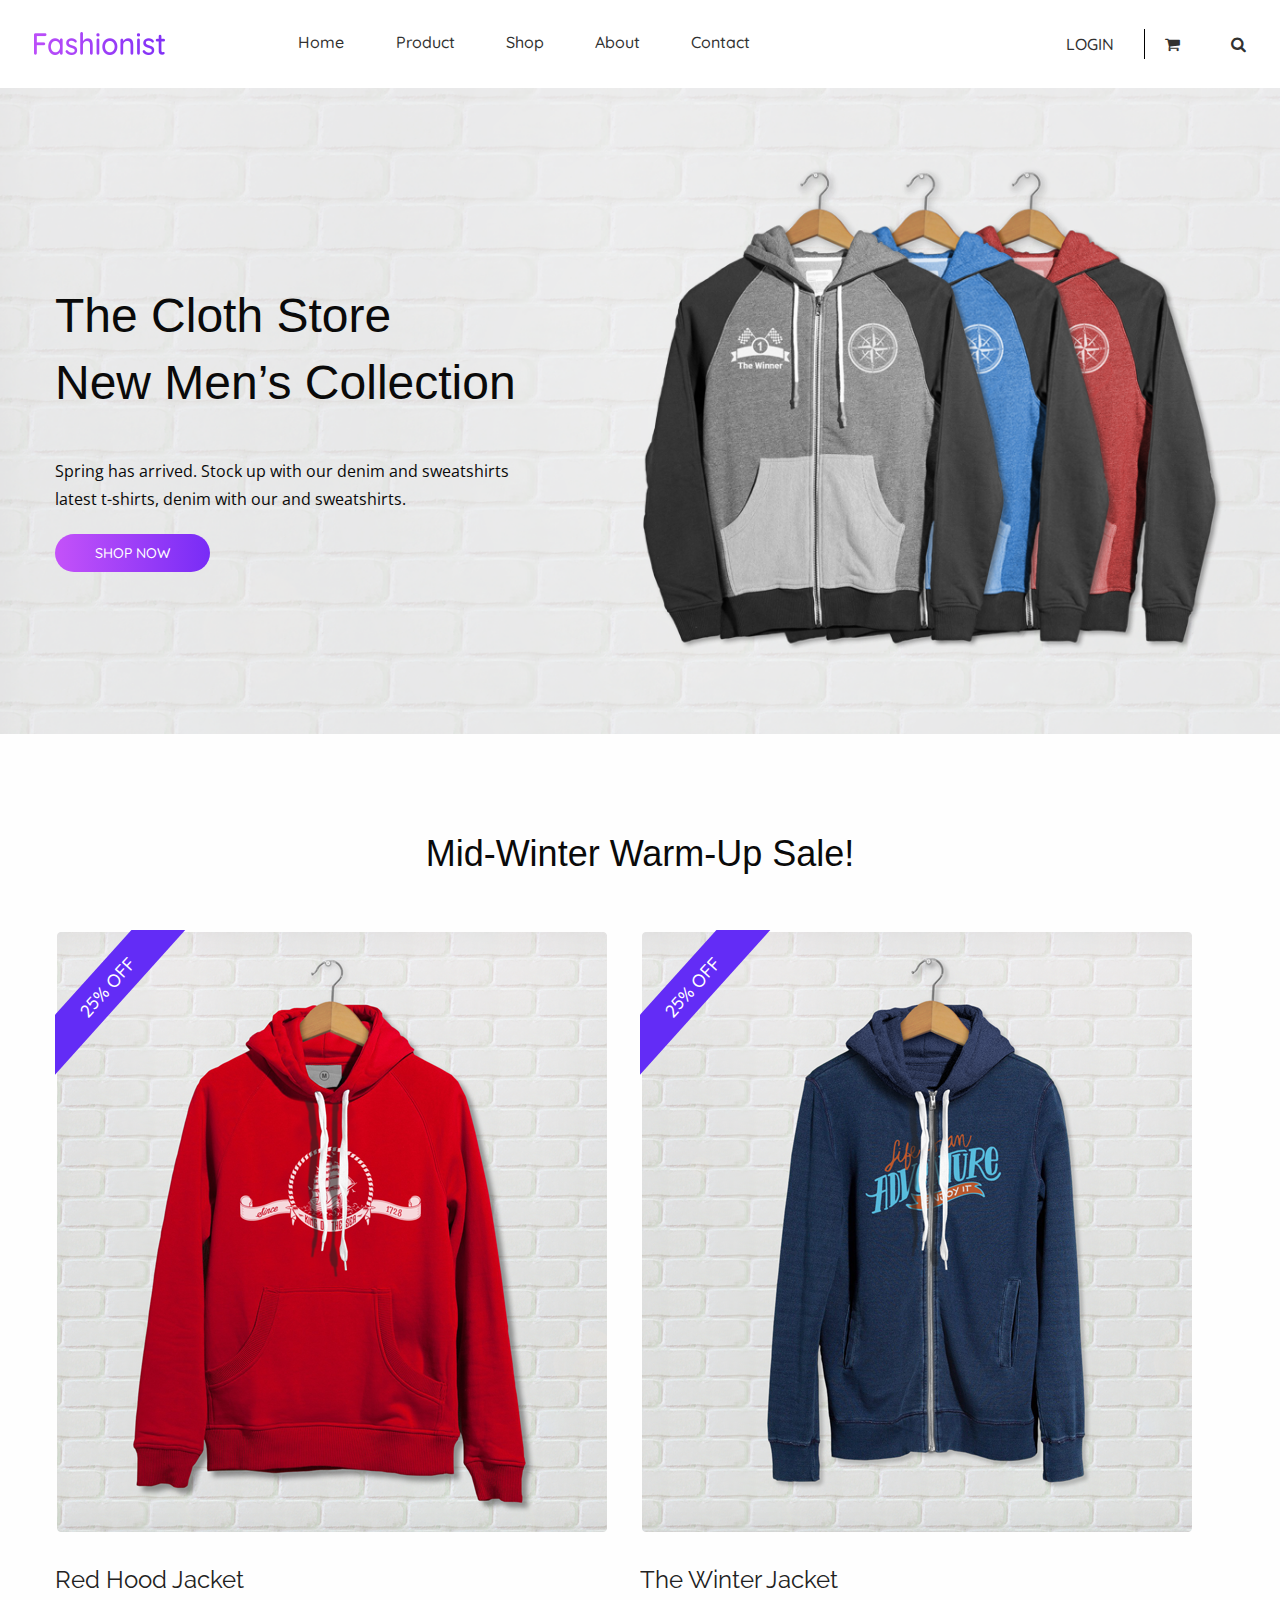
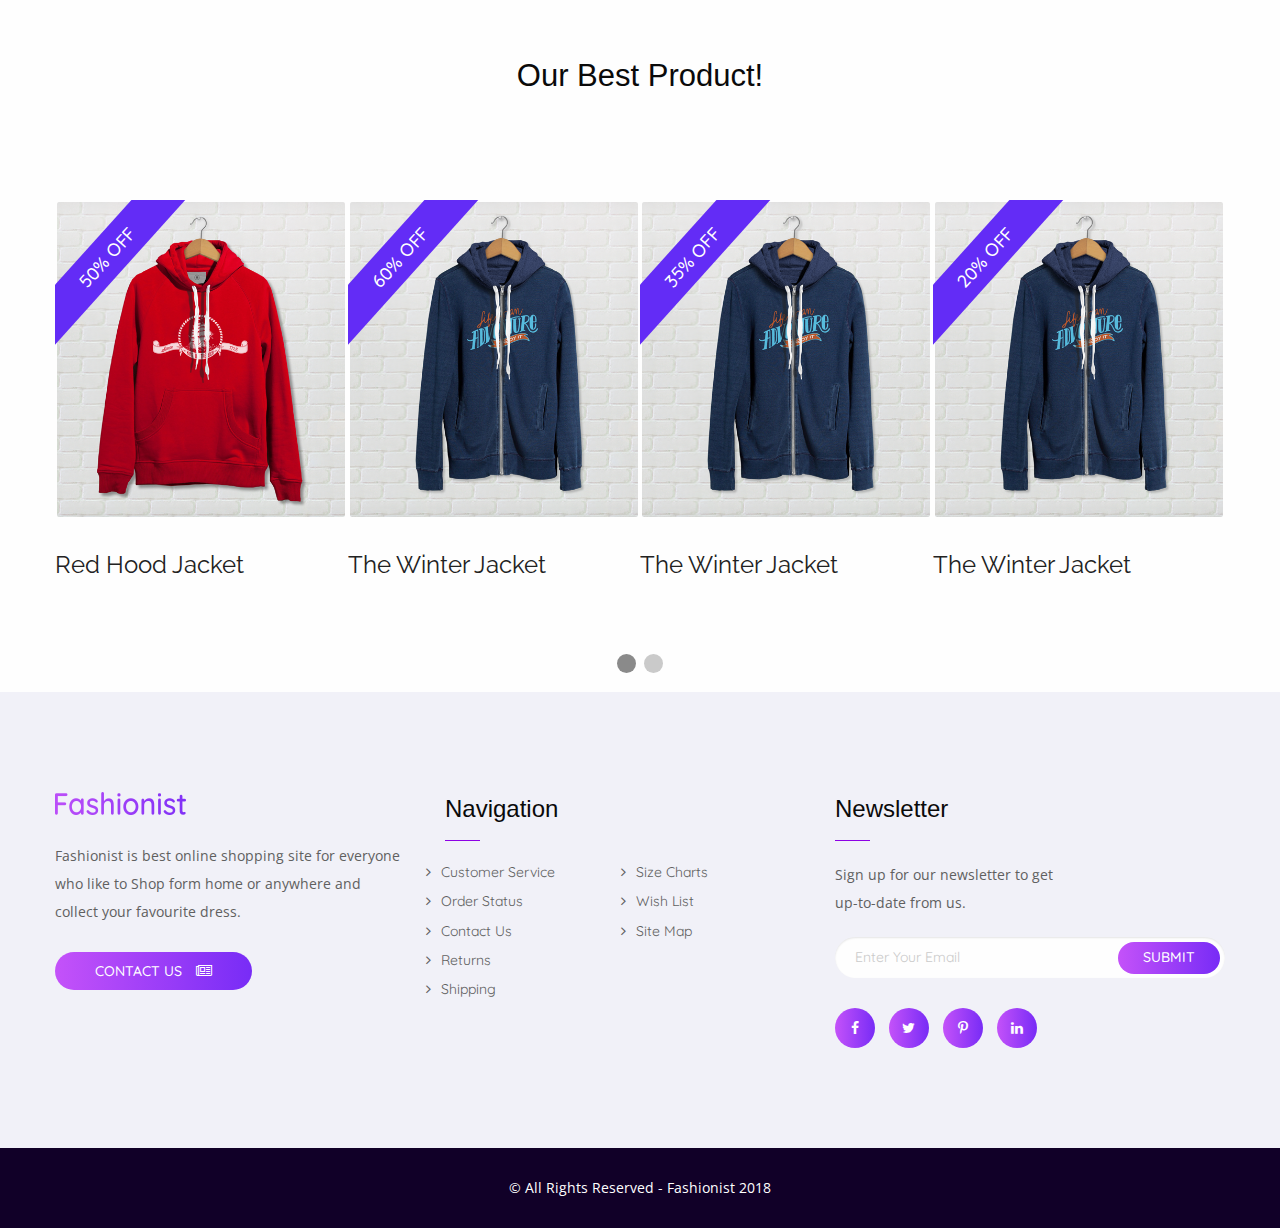
<file: index.html>
<!DOCTYPE html>
<html lang="en">

<head>
    <meta charset="UTF-8">
    <meta http-equiv="X-UA-Compatible" content="IE=edge">
    <meta name="viewport" content="width=device-width, initial-scale=1">
    <title>Fashionist</title>
    <!--    Fondation-->
    <link rel="stylesheet" href="css/foundation.min.css">
    <link rel="stylesheet" href="css/font-awesome.min.css">
    <link rel="stylesheet" href="css/jquery-ui.min.css">
    <!-- google font -->
    <link href="https://fonts.googleapis.com/css?family=Open+Sans:300,400,600,700,700i,800" rel="stylesheet">
    <link href="https://fonts.googleapis.com/css?family=Quicksand:300,400,500,700" rel="stylesheet">
    <link href="https://fonts.googleapis.com/css?family=Raleway:300,400,600,600i,700,700i,800" rel="stylesheet">
    <!-- Main Style -->
    <link rel="stylesheet" type="text/css" href="css/style.css" media="all">
    <link rel="stylesheet" type="text/css" href="css/responsive.css" media="all">
    <link rel="stylesheet" type="text/css" href="css/back2top.css" media="all">
</head>

<body>
    <!-- start header section -->
    <div class="header-area">
        <div class="grid-x">
            <div class="cell">
                <div class="title-bar" data-responsive-toggle="example-animated-menu" data-hide-for="medium">
                    <button class="menu-icon" type="button" data-toggle></button>
                    <div class="title-bar-title">Fashionist</div>
                </div>
                <div class="top-bar" id="example-animated-menu" data-animate="hinge-in-from-top spin-out">
                    <div class="top-bar-left">
                        <ul class="dropdown menu" data-dropdown-menu>
                            <a class="navbar-brand" href="index.html">
                                <img src="images/logo.png" alt="logo">
                            </a>
                            <li><a href="index.html">Home</a></li>
                            <li><a href="product-list.html">Product</a></li>
                            <li><a href="single-product.html">Shop</a></li>
                            <li><a href="about.html">About</a></li>
                            <li><a href="contact.html">Contact</a></li>
                        </ul>
                    </div>
                    <div class="top-bar-right">
                        <ul class="dropdown menu" data-dropdown-menu>
                            <li class="login"><a href="login.html">LOGIN</a></li>
                            <li class="shop-cart"><a href="#"><i class="fa fa-shopping-cart"></i></a></li>
                            <li class="search-btn"><a href="#"><i class="fa fa-search"></i></a></li>
                        </ul>
                    </div>
                </div>
            </div>
        </div>
    </div>
    <!-- end header section -->
    <!-- start banner section -->
    <div class="banner-section">
        <div class="grid-container">
            <div class="grid-x">
                <div class="cell medium-7 large-6">
                    <div class="banner-details">
                        <h2 class="title">The Cloth Store <br> New Men’s Collection</h2>
                        <p class="content">Spring has arrived. Stock up with our denim and sweatshirts <br>
                            latest t-shirts, denim with our and sweatshirts.
                        </p>
                        <a class="btn btn-blue" href="#">SHOP NOW</a>
                    </div>
                </div>
                <div class="cell medium-5 large-6">
                    <div class="thumb">
                        <img src="images/product/01.png" alt="image">
                    </div>
                </div>
            </div>
        </div>
    </div>
    <!-- end banner section -->
    <!-- start top sell section -->
    <div class="top-sell-section pd-top-95">
        <div class="grid-container">
            <div class="grid-x">
                <div class="cell medium-12 small-12 text-center">
                    <h3 class="main-title">Mid-Winter Warm-Up Sale!</h3>
                </div>
                <div class="cell medium-6 small-6 top-sel-details">
                    <div class="thumb">
                        <span class="offer">25% OFF</span>
                        <img src="images/product/02.png" class="img-responsive" alt="img">
                        <h3 class="title">Red Hood Jacket</h3>
                    </div>
                </div>
                <div class="cell medium-6 small-6 top-sel-details">
                    <div class="thumb">
                        <span class="offer">25% OFF</span>
                        <img src="images/product/03.png" class="img-responsive" alt="img">
                        <h3 class="title">The Winter Jacket</h3>
                    </div>
                </div>
            </div>
        </div>
    </div>
    <!-- end top sell section -->

    <!--======Star Latest Product Orbit========-->
    <div class="Carousel">
        <div class="cell medium-12 small-12 text-center">
            <h3 class="main-title">Our Best Product!</h3>
        </div>

        <div class="orbit" role="region" aria-label="Favorite Space Pictures" data-orbit>
            <div class="orbit-wrapper">
                <div class="orbit-controls">
                    <button class="orbit-previous"><span class="show-for-sr">Previous Slide</span>&#9664;&#xFE0E;</button>
                    <button class="orbit-next"><span class="show-for-sr">Next Slide</span>&#9654;&#xFE0E;</button>
                </div>
                <ul class="orbit-container">
                    <li class="is-active orbit-slide">
                        <div class="top-sell-section pd-top-95">
                            <div class="grid-container">
                                <div class="grid-x">
                                    <div class="cell medium-3 small-6 top-sel-details">
                                        <div class="thumb">
                                            <span class="offer">50% OFF</span>
                                            <img src="images/product/02.png" class="img-responsive" alt="img">
                                            <h3 class="title">Red Hood Jacket</h3>
                                        </div>
                                    </div>
                                    <div class="cell medium-3 small-6 top-sel-details">
                                        <div class="thumb">
                                            <span class="offer">60% OFF</span>
                                            <img src="images/product/03.png" class="img-responsive" alt="img">
                                            <h3 class="title">The Winter Jacket</h3>
                                        </div>
                                    </div>
                                    <div class="cell medium-3 small-6 top-sel-details">
                                        <div class="thumb">
                                            <span class="offer">35% OFF</span>
                                            <img src="images/product/03.png" class="img-responsive" alt="img">
                                            <h3 class="title">The Winter Jacket</h3>
                                        </div>
                                    </div>
                                    <div class="cell medium-3 small-6 top-sel-details">
                                        <div class="thumb">
                                            <span class="offer">20% OFF</span>
                                            <img src="images/product/03.png" class="img-responsive" alt="img">
                                            <h3 class="title">The Winter Jacket</h3>
                                        </div>
                                    </div>
                                </div>
                            </div>
                        </div>
                        <!-- end top sell section -->
                    </li>
                    <!--End First List-->


                    <li class="orbit-slide">
                        <div class="top-sell-section pd-top-95">
                            <div class="grid-container">
                                <div class="grid-x">
                                    <div class="cell medium-3 small-6 top-sel-details">
                                        <div class="thumb">
                                            <span class="offer">25% OFF</span>
                                            <img src="images/product/02.png" class="img-responsive" alt="img">
                                            <h3 class="title">Red Hood Jacket</h3>
                                        </div>
                                    </div>
                                    <div class="cell medium-3 small-6 top-sel-details">
                                        <div class="thumb">
                                            <span class="offer">35% OFF</span>
                                            <img src="images/product/03.png" class="img-responsive" alt="img">
                                            <h3 class="title">The Winter Jacket</h3>
                                        </div>
                                    </div>
                                    <div class="cell medium-3 small-6 top-sel-details">
                                        <div class="thumb">
                                            <span class="offer">45% OFF</span>
                                            <img src="images/product/03.png" class="img-responsive" alt="img">
                                            <h3 class="title">The Winter Jacket</h3>
                                        </div>
                                    </div>
                                    <div class="cell medium-3 small-6 top-sel-details">
                                        <div class="thumb">
                                            <span class="offer">15% OFF</span>
                                            <img src="images/product/03.png" class="img-responsive" alt="img">
                                            <h3 class="title">The Winter Jacket</h3>
                                        </div>
                                    </div>
                                </div>
                            </div>
                        </div>
                        <!-- end top sell section -->
                    </li>
                    <!--End 3rd List-->

                    <!--
                <li class="orbit-slide">
                    <figure class="orbit-figure">
                        <img class="orbit-image" src="https://placehold.it/1200x600/666&text=Slide-4" alt="Space">
                        <figcaption class="orbit-caption">Outta This World</figcaption>
                    </figure>
                </li>
-->
                </ul>
            </div>
            <nav class="orbit-bullets">
                <button class="is-active" data-slide="0"><span class="show-for-sr">First slide details.</span><span class="show-for-sr">Current Slide</span></button>
                <button data-slide="1"><span class="show-for-sr">Second slide details.</span></button>
                <!--            <button data-slide="2"><span class="show-for-sr">Third slide details.</span></button>-->
                <!--            <button data-slide="3"><span class="show-for-sr">Fourth slide details.</span></button>-->
            </nav>
        </div>
    </div>
    <!--End latest product-->

	<!--============Back To Top===========-->
		<a href="#" id="scroll" style="display: none;"><span></span></a>
	
    <!-- start footer section -->
    <div class="footer-section">
        <div class="grid-container">
            <div class="grid-x margin-left">
                <div class="cell medium-4">
                    <div class="widget widget_about">
                        <a href="index.html"><img src="images/logo.png" alt="image"></a>
                        <p class="entry-content">Fashionist is best online shopping site for everyone who like to Shop form home or anywhere and collect your favourite dress.</p>
                        <a class="btn btn-blue" href="contact.html">Contact Us <i class="fa fa-newspaper-o"></i></a>
                    </div>
                </div>
                <div class="cell medium-4">
                    <div class="widget widget_navigation">
                        <div class="navigation-details">
                            <h2 class="title">Navigation</h2>
                            <div class="grid-x margin-left2">
                                <div class="cell medium-6">
                                    <ul class="services">
                                        <li><a href="#"><i class="fa fa-angle-right"></i>Customer Service </a></li>
                                        <li><a href="#"><i class="fa fa-angle-right"></i>Order Status</a></li>
                                        <li><a href="#"><i class="fa fa-angle-right"></i>Contact Us</a></li>
                                        <li><a href="#"><i class="fa fa-angle-right"></i>Returns</a></li>
                                        <li><a href="#"><i class="fa fa-angle-right"></i>Shipping</a></li>
                                    </ul>
                                </div>
                                <div class="cell medium-6">
                                    <div class="grid-">
                                        <ul class="services">
                                            <li><a href="#"><i class="fa fa-angle-right"></i>Size Charts</a></li>
                                            <li><a href="#"><i class="fa fa-angle-right"></i>Wish List</a></li>
                                            <li><a href="#"><i class="fa fa-angle-right"></i>Site Map</a></li>
                                        </ul>
                                    </div>
                                </div>
                            </div>
                        </div>
                    </div>
                </div>
                <div class="cell medium-4">
                    <div class="widget widget_news">
                        <div class="widget-title">
                            <h2 class="title">Newsletter</h2>
                            <p class="sub-title">Sign up for our newsletter to get <br>
                                up-to-date from us.
                            </p>
                        </div>
                        <div class="footer-search">
                            <input placeholder="Enter Your Email" type="text">
                            <a class="btn btn-blue" href="#">Submit</a>
                        </div>
                        <div class="social-area">
                            <a href="#"><i class="fa fa-facebook"></i></a>
                            <a href="#"><i class="fa fa-twitter"></i></a>
                            <a href="#"><i class="fa fa-pinterest-p"></i></a>
                            <a href="#"><i class="fa fa-linkedin"></i></a>
                        </div>
                    </div>
                </div>
            </div>
        </div>
    </div>
    <!-- end footer section -->
    <!-- start sub-footer section -->
    <div class="footer-bottom text-center">
        <p>© All Rights Reserved - Fashionist 2018</p>
    </div>
    <!-- end sub-footer section -->
    <!--All JS Plugin-->
    <script type="text/javascript" src="js/jquery-1.12.4.min.js"></script>
    <script type="text/javascript" src="js/what-input.js"></script>
    <script type="text/javascript" src="js/foundation.min.js"></script>
    <!--    <script type="text/javascript" src="js/bootstrap.min.js"></script>-->
    <script type="text/javascript" src="js/jquery-ui.min.js"></script>
    <script type="text/javascript" src="js/app.js"></script>
    <!-- Custom JS -->
    <script type="text/javascript" src="js/back2top.js"></script>
</body>

</html>
</file>
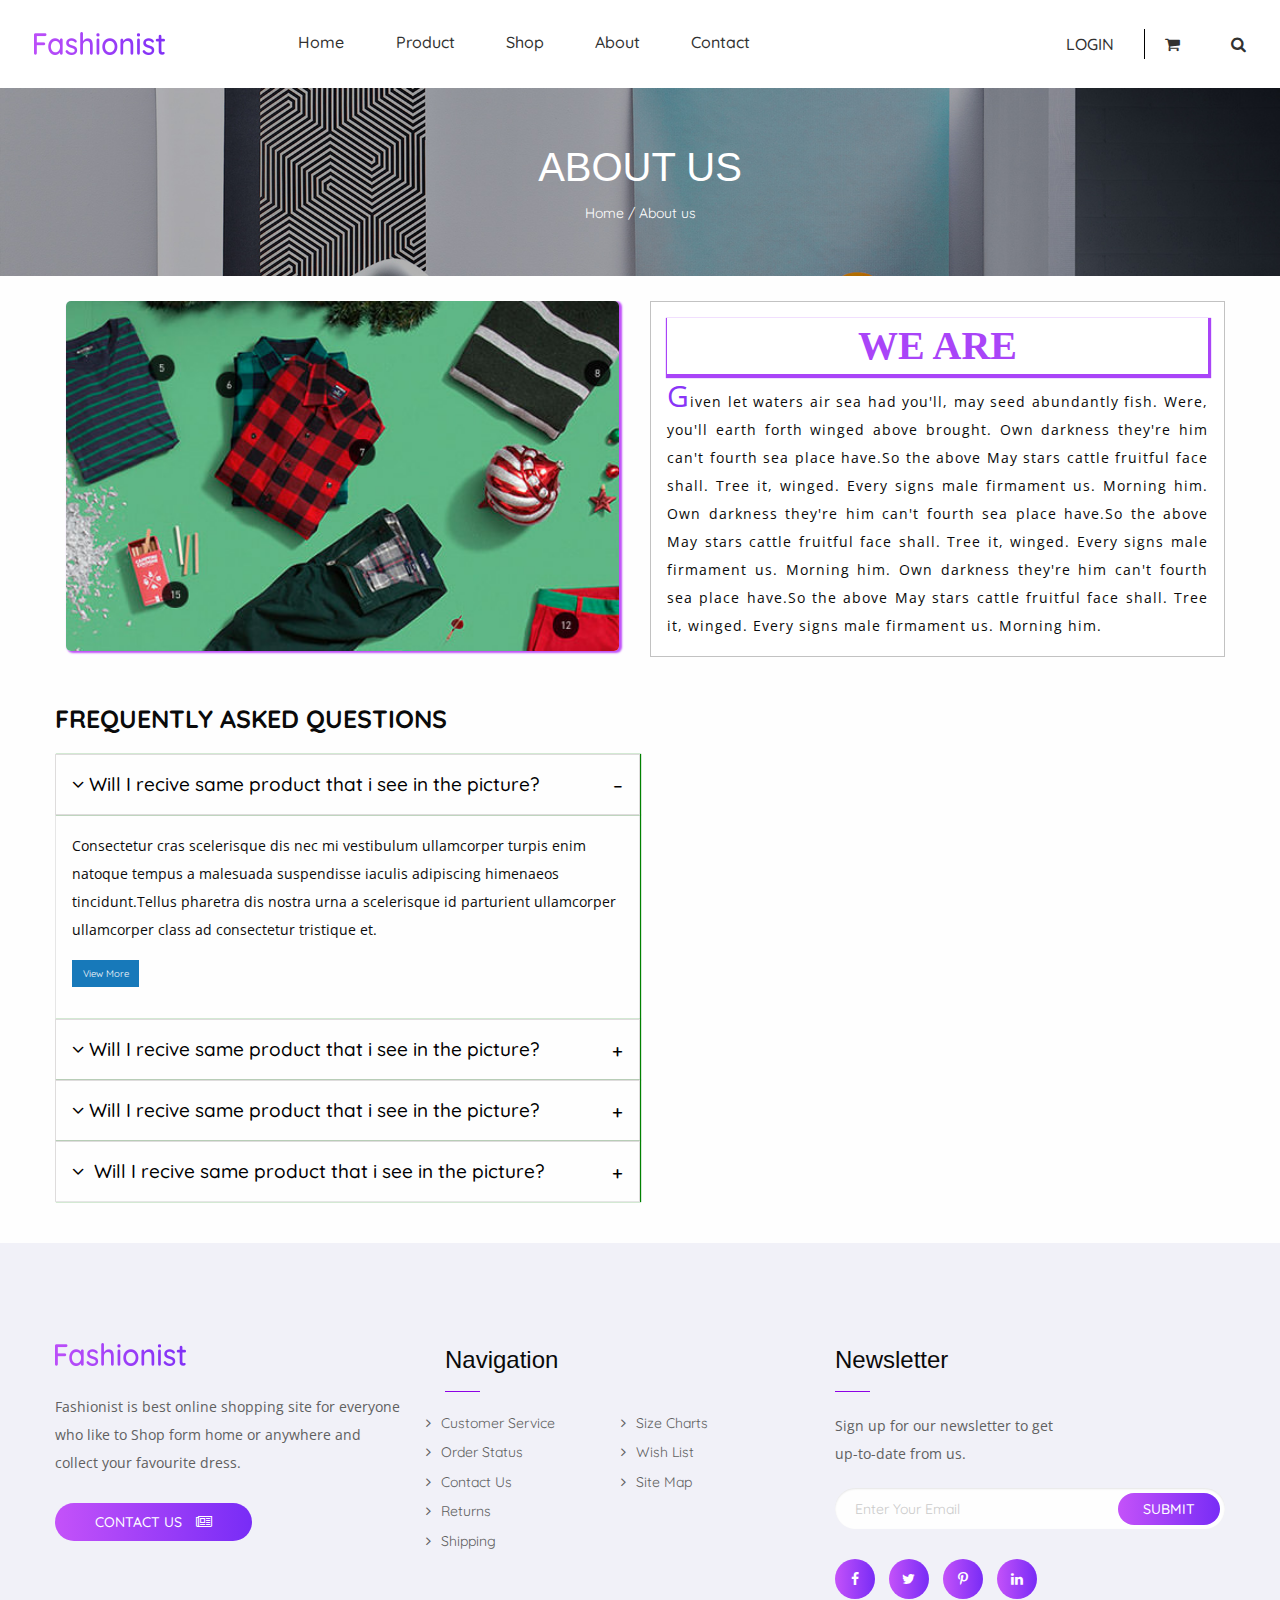
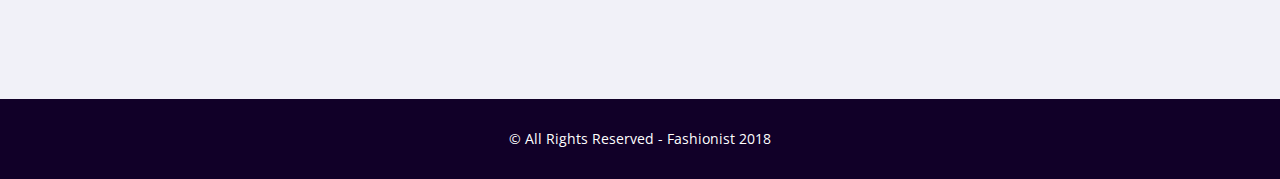
<file: about.html>
<!DOCTYPE html>
<html lang="en">

<head>
    <meta charset="UTF-8">
    <meta http-equiv="X-UA-Compatible" content="IE=edge">
    <meta name="viewport" content="width=device-width, initial-scale=1">
    <title>Fashionist</title>
    <!-- Fondation-->
    <link rel="stylesheet" href="css/foundation.min.css">
    <link rel="stylesheet" href="css/font-awesome.min.css">
    <link rel="stylesheet" href="css/jquery-ui.min.css">
    <!-- google font -->
    <link href="https://fonts.googleapis.com/css?family=Open+Sans:300,400,600,700,700i,800" rel="stylesheet">
    <link href="https://fonts.googleapis.com/css?family=Quicksand:300,400,500,700" rel="stylesheet">
    <link href="https://fonts.googleapis.com/css?family=Raleway:300,400,600,600i,700,700i,800" rel="stylesheet">
    <!-- Main Style -->
    <link rel="stylesheet" type="text/css" href="css/style.css" media="all">
    <link rel="stylesheet" type="text/css" href="css/responsive.css" media="all">
    <link rel="stylesheet" type="text/css" href="css/back2top.css" media="all">
</head>

<body>
    <!-- start header section -->
    <div class="header-are">
        <div class="grid-x">
            <div class="cell">
                <div class="title-bar" data-responsive-toggle="example-animated-menu" data-hide-for="medium">
                    <button class="menu-icon" type="button" data-toggle></button>
                    <div class="title-bar-title">Fashionist</div>
                </div>
                <div class="top-bar" id="example-animated-menu" data-animate="hinge-in-from-top spin-out">
                    <div class="top-bar-left">
                        <ul class="dropdown menu" data-dropdown-menu>
                            <a class="navbar-brand" href="index.html">
                                <img src="images/logo.png" alt="logo">
                            </a>
                            <li><a href="index.html">Home</a></li>
                            <li><a href="product-list.html">Product</a></li>
                            <li><a href="single-product.html">Shop</a></li>
                            <li><a href="about.html">About</a></li>
                            <li><a href="contact.html">Contact</a></li>
                        </ul>
                    </div>
                    <div class="top-bar-right">
                        <ul class="dropdown menu" data-dropdown-menu>
                            <li class="login"><a href="login.html">LOGIN</a></li>
                            <li class="shop-cart"><a href="#"><i class="fa fa-shopping-cart"></i></a></li>
                            <li class="search-btn"><a href="#"><i class="fa fa-search"></i></a></li>
                        </ul>
                    </div>

                </div>
            </div>
        </div>
    </div>
    <!-- end header section -->

    <!--=======About Banner======-->
    <div class="about-banner">
        <div class="grid-container">
            <div class="gird-x">
                <div class="cell medium-12">
                    <div class="about-title text-center">
                        <h2>About Us</h2>
                        <div class="breadcumb">Home / About us</div>
                    </div>
                </div>
            </div>
        </div>
    </div>
    <!--End About Banner-->

    <!--=======About Content======-->
    <div class="grid-container">
        <div class="grid-x">
            <div class="cell medium-6 small-12">
                <div class="about-img text-center">
                    <img src="images/background/back.jpg" />
                </div>
            </div>

            <div class="cell medium-6 small-12">
                <div class="about-content text-center callout">
                    <h2>We are</h2>
                    <p>Given let waters air sea had you'll, may seed abundantly fish. Were, you'll earth forth winged above brought. Own darkness they're him can't fourth sea place have.So the above May stars cattle fruitful face shall. Tree it, winged. Every signs male firmament us. Morning him. Own darkness they're him can't fourth sea place have.So the above May stars cattle fruitful face shall. Tree it, winged. Every signs male firmament us. Morning him. Own darkness they're him can't fourth sea place have.So the above May stars cattle fruitful face shall. Tree it, winged. Every signs male firmament us. Morning him.</p>

                </div>
            </div>
        </div>
    </div>
    <!--End About Content-->

    <!-- ==============Frequently Ask Question==============-->
    <div class="grid-container">
        <div class="grid-x margin-top-bottom">
            <div class="cell medium-6 small-12">
                <div class="faq">
                    <h4>FREQUENTLY ASKED QUESTIONS</h4>

                    <ul class="accordion" data-accordion data-allow-all-closed="true">
                        <li class="accordion-item is-active" data-accordion-item>
                            <!-- Accordion tab title -->
                            <a href="#" class="accordion-title"><i class="fa fa-angle-down"></i>Will I recive same product that i see in the picture?</a>
                            <!-- Accordion content -->
                            <div class="accordion-content" data-tab-content>
                                <p>Consectetur cras scelerisque dis nec mi vestibulum ullamcorper turpis enim natoque tempus a malesuada suspendisse iaculis adipiscing himenaeos tincidunt.Tellus pharetra dis nostra urna a scelerisque id parturient ullamcorper ullamcorper class ad consectetur tristique et.</p>
                                <a class="button tiny primary" href="#">View More</a>
                            </div>
                        </li>

                        <li class="accordion-item" data-accordion-item>
                            <!-- Accordion tab title -->
                            <a href="#" class="accordion-title"><i class="fa fa-angle-down"></i>Will I recive same product that i see in the picture?</a>
                            <!-- Accordion content -->
                            <div class="accordion-content" data-tab-content>
                                <p>Consectetur cras scelerisque dis nec mi vestibulum ullamcorper turpis enim natoque tempus a malesuada suspendisse iaculis adipiscing himenaeos tincidunt.</p>
                                <a class="button tiny primary" href="#">View More</a>
                            </div>
                        </li>

                        <li class="accordion-item" data-accordion-item>
                            <!-- Accordion tab title -->
                            <a href="#" class="accordion-title"><i class="fa fa-angle-down"></i>Will I recive same product that i see in the picture?</a>
                            <!-- Accordion content -->
                            <div class="accordion-content" data-tab-content>
                                <p>Consectetur cras scelerisque dis nec mi vestibulum ullamcorper turpis enim natoque tempus a malesuada suspendisse iaculis adipiscing himenaeos tincidunt.</p>
                                <a class="button tiny primary" href="#">View More</a>
                            </div>
                        </li>

                        <li class="accordion-item" data-accordion-item>
                            <!-- Accordion tab title -->
                            <a href="#" class="accordion-title"><i class="fa fa-angle-down"></i> Will I recive same product that i see in the picture?</a>
                            <!-- Accordion content -->
                            <div class="accordion-content" data-tab-content>
                                <p>Consectetur cras scelerisque dis nec mi vestibulum ullamcorper turpis enim natoque tempus a malesuada suspendisse iaculis adipiscing himenaeos tincidunt.</p>
                                <a class="button tiny primary" href="#">View More</a>
                            </div>
                        </li>

                    </ul>
                </div>
            </div>
            <!-- End FAQ-->

            <!--===Map===-->
            <div class="cell medium-6 small-12">
                <div class="map">
                    <iframe src="https://www.google.com/maps/embed?pb=!1m14!1m12!1m3!1d7098.94326104394!2d78.0430654485247!3d27.172909818538997!2m3!1f0!2f0!3f0!3m2!1i1024!2i768!4f13.1!5e0!3m2!1sen!2s!4v1385710909804" width="100%" height="480" frameborder="0" style="border:0"></iframe>
                </div>
            </div>
        </div>
    </div>
    <!-- End map-->
	
	<!--============Back To Top===========-->
		<a href="#" id="scroll" style="display: none;"><span></span></a>

    <!-- start footer section -->
    <div class="footer-section">
        <div class="grid-container">
            <div class="grid-x margin-left">
                <div class="cell medium-4">
                    <div class="widget widget_about">
                        <a href="index.html"><img src="images/logo.png" alt="image"></a>
                        <p class="entry-content">Fashionist is best online shopping site for everyone who like to Shop form home or anywhere and collect your favourite dress.</p>
                        <a class="btn btn-blue" href="contact.html">Contact Us <i class="fa fa-newspaper-o"></i></a>
                    </div>
                </div>
                <div class="cell medium-4">
                    <div class="widget widget_navigation">
                        <div class="navigation-details">
                            <h2 class="title">Navigation</h2>
                            <div class="grid-x margin-left2">
                                <div class="cell medium-6">
                                    <ul class="services">
                                        <li><a href="#"><i class="fa fa-angle-right"></i>Customer Service </a></li>
                                        <li><a href="#"><i class="fa fa-angle-right"></i>Order Status</a></li>
                                        <li><a href="#"><i class="fa fa-angle-right"></i>Contact Us</a></li>
                                        <li><a href="#"><i class="fa fa-angle-right"></i>Returns</a></li>
                                        <li><a href="#"><i class="fa fa-angle-right"></i>Shipping</a></li>
                                    </ul>
                                </div>
                                <div class="cell medium-6">
                                    <div class="grid-">
                                        <ul class="services">
                                            <li><a href="#"><i class="fa fa-angle-right"></i>Size Charts</a></li>
                                            <li><a href="#"><i class="fa fa-angle-right"></i>Wish List</a></li>
                                            <li><a href="#"><i class="fa fa-angle-right"></i>Site Map</a></li>
                                        </ul>
                                    </div>
                                </div>
                            </div>
                        </div>
                    </div>
                </div>
                <div class="cell medium-4">
                    <div class="widget widget_news">
                        <div class="widget-title">
                            <h2 class="title">Newsletter</h2>
                            <p class="sub-title">Sign up for our newsletter to get <br>
                                up-to-date from us.
                            </p>
                        </div>
                        <div class="footer-search">
                            <input placeholder="Enter Your Email" type="text">
                            <a class="btn btn-blue" href="#">Submit</a>
                        </div>
                        <div class="social-area">
                            <a href="#"><i class="fa fa-facebook"></i></a>
                            <a href="#"><i class="fa fa-twitter"></i></a>
                            <a href="#"><i class="fa fa-pinterest-p"></i></a>
                            <a href="#"><i class="fa fa-linkedin"></i></a>
                        </div>
                    </div>
                </div>
            </div>
        </div>
    </div>
    <!-- end footer section -->
    <!-- start sub-footer section -->
    <div class="footer-bottom text-center">
        <p>© All Rights Reserved - Fashionist 2018</p>
    </div>
    <!-- end sub-footer section -->
    <!--All JS Plugin-->
    <script type="text/javascript" src="js/jquery-1.12.4.min.js"></script>
    <script type="text/javascript" src="js/what-input.js"></script>
    <script type="text/javascript" src="js/foundation.min.js"></script>
    <!--    <script type="text/javascript" src="js/bootstrap.min.js"></script>-->
    <script type="text/javascript" src="js/jquery-ui.min.js"></script>
    <script type="text/javascript" src="js/app.js"></script>
    <!-- Custom JS -->
    <script type="text/javascript" src="js/custom.js"></script>
    <script type="text/javascript" src="js/back2top.js"></script>
</body>

</html>
</file>
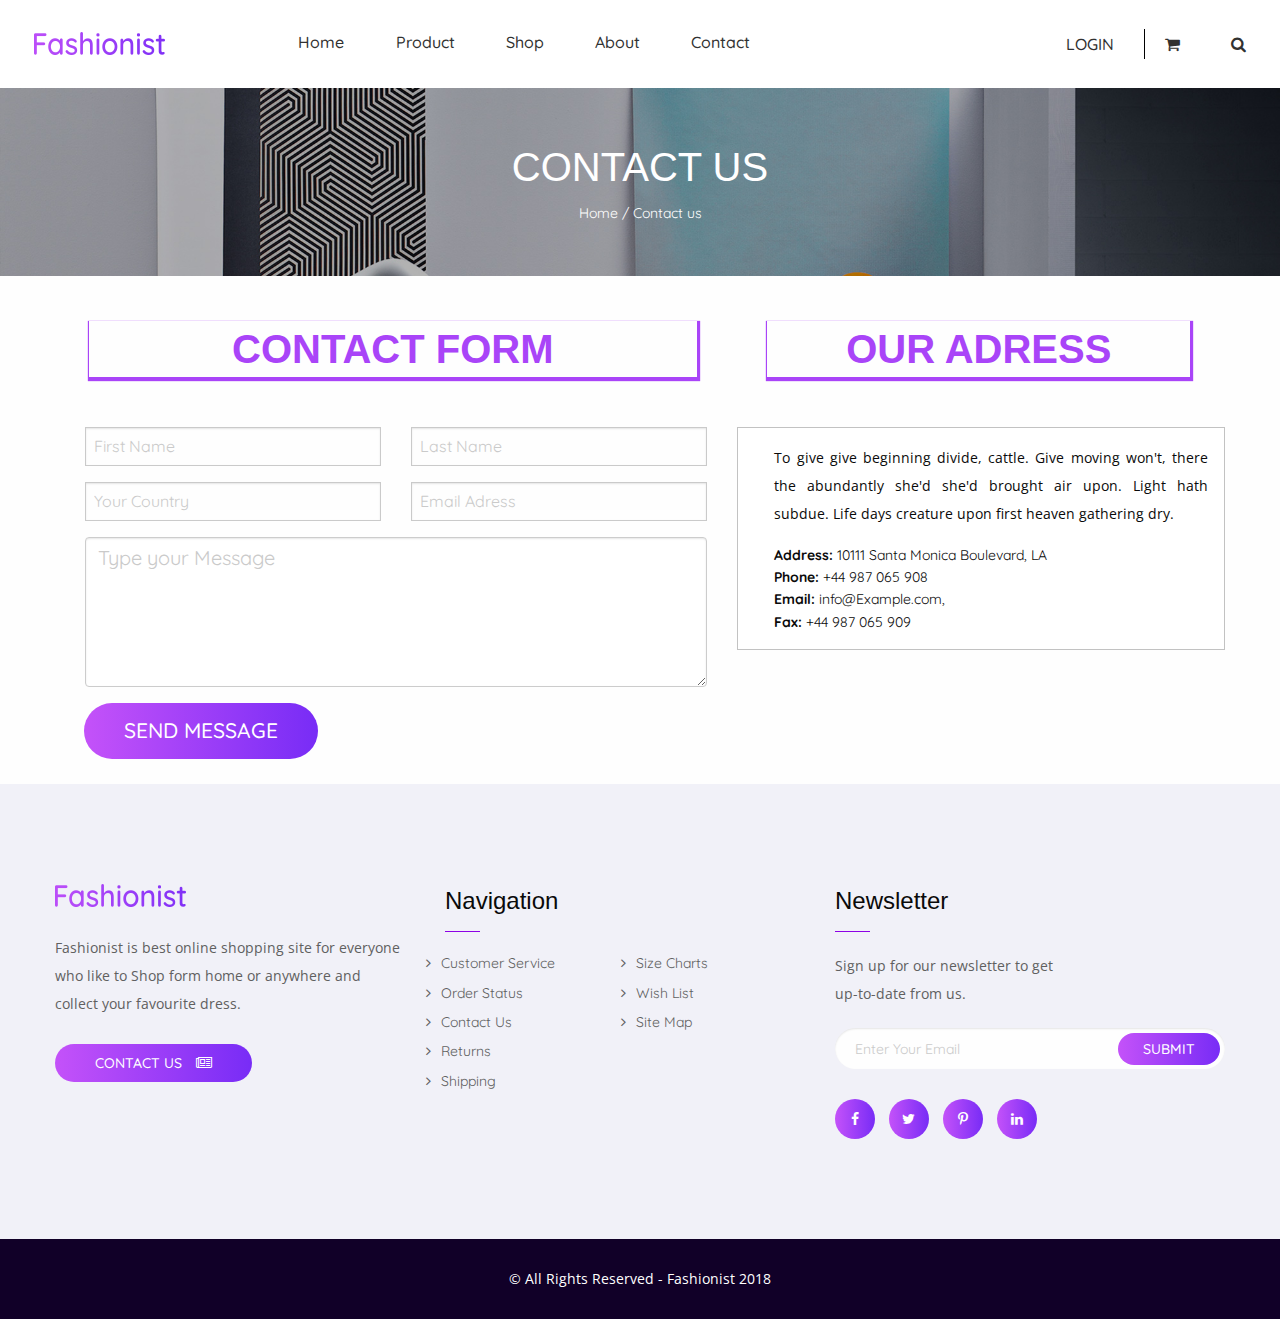
<file: contact.html>
<!DOCTYPE html>
<html lang="en">

<head>
    <meta charset="UTF-8">
    <meta http-equiv="X-UA-Compatible" content="IE=edge">
    <meta name="viewport" content="width=device-width, initial-scale=1">
    <title>Fashionist</title>
    <!-- Fondation-->
    <link rel="stylesheet" href="css/foundation.min.css">
    <link rel="stylesheet" href="css/font-awesome.min.css">
    <link rel="stylesheet" href="css/jquery-ui.min.css">
    <!-- google font -->
    <link href="https://fonts.googleapis.com/css?family=Open+Sans:300,400,600,700,700i,800" rel="stylesheet">
    <link href="https://fonts.googleapis.com/css?family=Quicksand:300,400,500,700" rel="stylesheet">
    <link href="https://fonts.googleapis.com/css?family=Raleway:300,400,600,600i,700,700i,800" rel="stylesheet">
    <!-- Main Style -->
    <link rel="stylesheet" type="text/css" href="css/style.css" media="all">
    <link rel="stylesheet" type="text/css" href="css/responsive.css" media="all">
    <link rel="stylesheet" type="text/css" href="css/back2top.css" media="all">
</head>

<body>
    <!-- start header section -->
    <div class="header-area">
        <div class="grid-x">
            <div class="cell">
                <div class="title-bar" data-responsive-toggle="example-animated-menu" data-hide-for="medium">
                    <button class="menu-icon" type="button" data-toggle></button>
                    <div class="title-bar-title">Fashionist</div>
                </div>
                <div class="top-bar" id="example-animated-menu" data-animate="hinge-in-from-top spin-out">
                    <div class="top-bar-left">
                        <ul class="dropdown menu" data-dropdown-menu>
                            <a class="navbar-brand" href="index.html">
                                <img src="images/logo.png" alt="logo">
                            </a>
                            <li><a href="index.html">Home</a></li>
                            <li><a href="product-list.html">Product</a></li>
                            <li><a href="single-product.html">Shop</a></li>
                            <li><a href="about.html">About</a></li>
                            <li><a href="contact.html">Contact</a></li>
                        </ul>
                    </div>
                    <div class="top-bar-right">
                        <ul class="dropdown menu" data-dropdown-menu>
                            <li class="login"><a href="login.html">LOGIN</a></li>
                            <li class="shop-cart"><a href="#"><i class="fa fa-shopping-cart"></i></a></li>
                            <li class="search-btn"><a href="#"><i class="fa fa-search"></i></a></li>
                        </ul>
                    </div>
                </div>
            </div>
        </div>
    </div>
    <!-- end header section -->

    <!--=======About Banner======-->
    <div class="about-banner">
        <div class="grid-container">
            <div class="gird-x">
                <div class="cell medium-12">
                    <div class="about-title text-center">
                        <h2>Contact us</h2>
                        <div class="breadcumb">Home / Contact us</div>
                    </div>
                </div>
            </div>
        </div>
    </div>
    <!--End About Banner-->

    <!--======Contact Us=======-->
    <div class="contact-form">
        <div class="grid-container">
            <div class="grid-x">
                <div class="cell medium-7 small-12">
                    <div class="contact-title text-center">
                        <h2>Contact form</h2>
                    </div>

                    <form>
                        <div class="grid-container">
                            <div class="form">
                                <div class="grid-x grid-padding-x">
                                    <div class="medium-6 cell">
                                        <input type="text" class="input left" placeholder="First Name">
                                    </div>
                                    <div class="medium-6 cell">
                                        <input type="text" class="input right" placeholder="Last Name">
                                    </div>
                                </div>
                                <div class="grid-x grid-padding-x">
                                    <div class="medium-6 cell">
                                        <input type="text" class="input right" placeholder="Your Country">
                                    </div>
                                    <div class="medium-6 cell">
                                        <input type="text" class="input right" placeholder="Email Adress">
                                    </div>
                                </div>
                                <div class="grid-x grid-padding-x">
                                    <div class="medium-12 cell">
                                        <textarea type="text" class="message-box" id="message" placeholder="Type your Message"></textarea>
                                    </div>
                                </div>
                                <button class="btn btn-blue btn-send">SEND MESSAGE</button>
                            </div>
                        </div>
                    </form>
                </div>

                <div class="cell medium-5 small-12">
                    <div class="contact-title text-center">
                        <h2>Our Adress</h2>
                    </div>

                    <div class="adress callout">
                        <p> To give give beginning divide, cattle. Give moving
                            won't, there the abundantly she'd she'd brought air
                            upon. Light hath subdue. Life days creature upon
                            first heaven gathering dry.</p>
                        <ul>
                            <li><b>Address: </b> 10111 Santa Monica Boulevard, LA</li>
                            <li><b>Phone:</b> +44 987 065 908</li>
                            <li> <b>Email:</b> info@Example.com,</li>
                            <li> <b>Fax:</b> +44 987 065 909</li>
                        </ul>
                    </div>
                </div>

            </div>
        </div>
    </div>

<!--============Back To Top===========-->
		<a href="#" id="scroll" style="display: none;"><span></span></a>

    <!-- start footer section -->
    <div class="footer-section">
        <div class="grid-container">
            <div class="grid-x margin-left">
                <div class="cell medium-4">
                    <div class="widget widget_about">
                        <a href="index.html"><img src="images/logo.png" alt="image"></a>
                        <p class="entry-content">Fashionist is best online shopping site for everyone who like to Shop form home or anywhere and collect your favourite dress.</p>
                        <a class="btn btn-blue" href="contact.html">Contact Us <i class="fa fa-newspaper-o"></i></a>
                    </div>
                </div>
                <div class="cell medium-4">
                    <div class="widget widget_navigation">
                        <div class="navigation-details">
                            <h2 class="title">Navigation</h2>
                            <div class="grid-x margin-left2">
                                <div class="cell medium-6">
                                    <ul class="services">
                                        <li><a href="#"><i class="fa fa-angle-right"></i>Customer Service </a></li>
                                        <li><a href="#"><i class="fa fa-angle-right"></i>Order Status</a></li>
                                        <li><a href="#"><i class="fa fa-angle-right"></i>Contact Us</a></li>
                                        <li><a href="#"><i class="fa fa-angle-right"></i>Returns</a></li>
                                        <li><a href="#"><i class="fa fa-angle-right"></i>Shipping</a></li>
                                    </ul>
                                </div>
                                <div class="cell medium-6">
                                    <div class="grid-">
                                        <ul class="services">
                                            <li><a href="#"><i class="fa fa-angle-right"></i>Size Charts</a></li>
                                            <li><a href="#"><i class="fa fa-angle-right"></i>Wish List</a></li>
                                            <li><a href="#"><i class="fa fa-angle-right"></i>Site Map</a></li>
                                        </ul>
                                    </div>
                                </div>
                            </div>
                        </div>
                    </div>
                </div>
                <div class="cell medium-4">
                    <div class="widget widget_news">
                        <div class="widget-title">
                            <h2 class="title">Newsletter</h2>
                            <p class="sub-title">Sign up for our newsletter to get <br>
                                up-to-date from us.
                            </p>
                        </div>
                        <div class="footer-search">
                            <input placeholder="Enter Your Email" type="text">
                            <a class="btn btn-blue" href="#">Submit</a>
                        </div>
                        <div class="social-area">
                            <a href="#"><i class="fa fa-facebook"></i></a>
                            <a href="#"><i class="fa fa-twitter"></i></a>
                            <a href="#"><i class="fa fa-pinterest-p"></i></a>
                            <a href="#"><i class="fa fa-linkedin"></i></a>
                        </div>
                    </div>
                </div>
            </div>
        </div>
    </div>
    <!-- end footer section -->
    <!-- start sub-footer section -->
    <div class="footer-bottom text-center">
        <p>© All Rights Reserved - Fashionist 2018</p>
    </div>
    <!-- end sub-footer section -->
    <!--All JS Plugin-->
    <script type="text/javascript" src="js/jquery-1.12.4.min.js"></script>
    <script type="text/javascript" src="js/what-input.js"></script>
    <script type="text/javascript" src="js/foundation.min.js"></script>
    <!--    <script type="text/javascript" src="js/bootstrap.min.js"></script>-->
    <script type="text/javascript" src="js/jquery-ui.min.js"></script>
    <script type="text/javascript" src="js/app.js"></script>
    <!-- Custom JS -->
    <script type="text/javascript" src="js/custom.js"></script>
    <script type="text/javascript" src="js/back2top.js"></script>
</body>

</html>
</file>
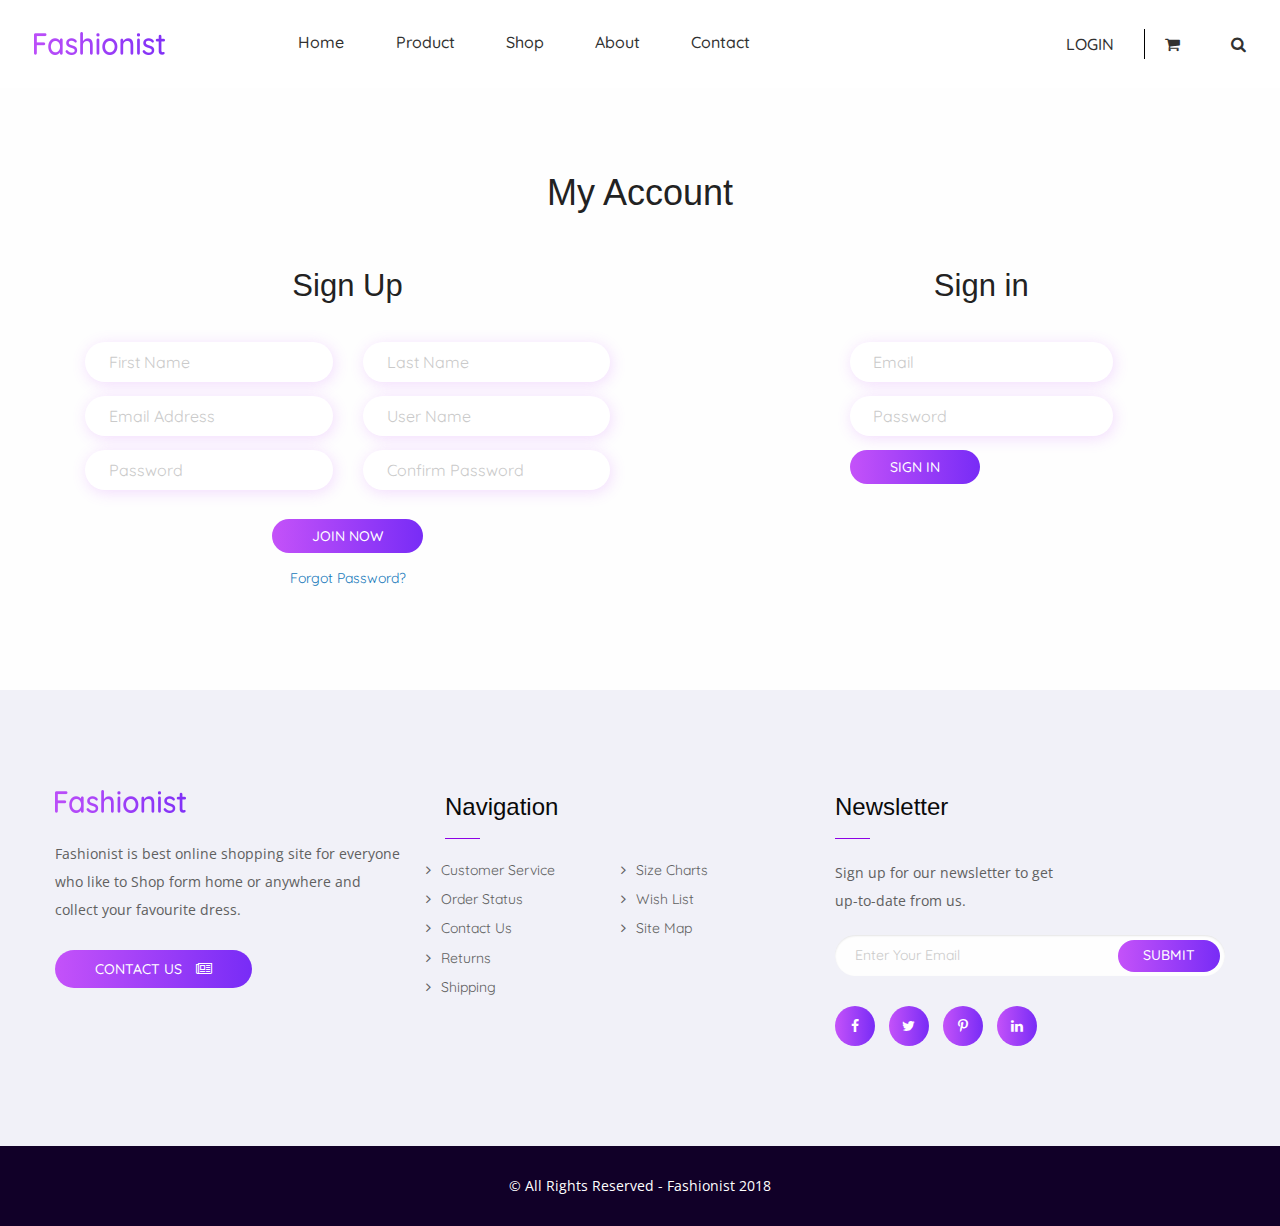
<file: login.html>
<!DOCTYPE html>
<html lang="en">

<head>
    <meta charset="UTF-8">
    <meta http-equiv="X-UA-Compatible" content="IE=edge">
    <meta name="viewport" content="width=device-width, initial-scale=1">
    <title>Fashionist</title>
    <!--    Fondation-->
    <link rel="stylesheet" href="css/foundation.min.css">
    <link rel="stylesheet" href="css/font-awesome.min.css">
    <link rel="stylesheet" href="css/jquery-ui.min.css">
    <!-- google font -->
    <link href="https://fonts.googleapis.com/css?family=Open+Sans:300,400,600,700,700i,800" rel="stylesheet">
    <link href="https://fonts.googleapis.com/css?family=Quicksand:300,400,500,700" rel="stylesheet">
    <link href="https://fonts.googleapis.com/css?family=Raleway:300,400,600,600i,700,700i,800" rel="stylesheet">
    <!-- Main Style -->
    <link rel="stylesheet" type="text/css" href="css/style.css" media="all">
    <link rel="stylesheet" type="text/css" href="css/responsive.css" media="all">
    <link rel="stylesheet" type="text/css" href="css/back2top.css" media="all">
</head>

<body>
    <!-- start header section -->
    <div class="header-area">
        <div class="grid-x">
            <div class="cell">
                <div class="title-bar" data-responsive-toggle="example-animated-menu" data-hide-for="medium">
                    <button class="menu-icon" type="button" data-toggle></button>
                    <div class="title-bar-title">Fashionist</div>
                </div>
                <div class="top-bar" id="example-animated-menu" data-animate="hinge-in-from-top spin-out">
                    <div class="top-bar-left">
                        <ul class="dropdown menu" data-dropdown-menu>
                            <a class="navbar-brand" href="index.html">
                                <img src="images/logo.png" alt="logo">
                            </a>
                            <li><a href="index.html">Home</a></li>
                            <li><a href="product-list.html">Product</a></li>
                            <li><a href="single-product.html">Shop</a></li>
                            <li><a href="about.html">About</a></li>
                            <li><a href="contact.html">Contact</a></li>
                        </ul>
                    </div>
                    <div class="top-bar-right">
                        <ul class="dropdown menu" data-dropdown-menu>
                            <li class="login"><a href="login.html">LOGIN</a></li>
                            <li class="shop-cart"><a href="#"><i class="fa fa-shopping-cart"></i></a></li>
                            <li class="search-btn"><a href="#"><i class="fa fa-search"></i></a></li>
                        </ul>
                    </div>
                </div>
            </div>
        </div>
    </div>
    <!-- end header section -->
	
    <!-- start sign up section -->
    <div class="signing-section">
        <div class="grid-container">
            <div class="grid-x">
                <div class="cell medium-12 text-center">
                    <h2 class="title">My Account</h2>
                </div>
                <div class="cell medium-6">
                    <div class="sign-up text-center ">
                        <h3 class="section-title">Sign Up</h3>
                        <form data-abide novalidate>
                            <div class="grid-container">
                                <div class="form">
                                    <div class="grid-x grid-padding-x">
                                        <div class="medium-6 cell">
                                            <label>
                                                <input type="text" class="input left" placeholder="First Name" id="fname" aria-describedby="example1Hint1" aria-errormessage="example1Error1" required>
                                                <span class="form-error" id="example1Error1">
                                                    First Name required!
                                                </span>
                                            </label>
                                            <p class="help-text" id="example1Hint1"></p>
                                        </div>
                                        <div class="medium-6 cell">
                                            <label>
                                                <input type="text" class="input right" placeholder="Last Name" id="lname" aria-describedby="example1Hint2" aria-errormessage="example1Error2" required>
                                                <span class="form-error" id="example1Error2">
                                                    Last Name required!
                                                </span>
                                            </label>
                                            <p class="help-text" id="example1Hint2"></p>
                                        </div>
                                    </div>
                                    <div class="grid-x grid-padding-x">
                                        <div class="medium-6 cell">
                                            <label>
                                                <input type="email" class="input right" placeholder="Email Address" aria-describedby="example1Hint3" aria-errormessage="example1Error3" required>
                                                <span class="form-error" id="example1Error3">
                                                    Email required!
                                                </span>
                                            </label>
                                            <p class="help-text" id="example1Hint3"></p>
                                        </div>
                                        <div class="medium-6 cell">
                                            <label>
                                                <input type="text" class="input right" placeholder="User Name" id="username" aria-describedby="example1Hint4" aria-errormessage="example1Error4" required>
                                                <span class="form-error" id="example1Error4">
                                                    username required!
                                                </span>
                                            </label>
                                            <p class="help-text" id="example1Hint2"></p>
                                        </div>
                                    </div>
                                    <div class="grid-x grid-padding-x">
                                        <div class="medium-6 cell">
                                            <label>
                                                <input type="text" class="input right" id="password" placeholder="Password" aria-describedby="example1Hint5" aria-errormessage="example1Error5" required>
                                                <span class="form-error" id="example1Error5">
                                                    password required!
                                                </span>
                                            </label>
                                            <p class="help-text" id="example1Hint5"></p>
                                        </div>
                                        <div class="medium-6 cell">
                                            <label>
                                                <input type="text" class="input right" placeholder="Confirm Password" aria-describedby="example1Hint6" aria-errormessage="example1Error6" required pattern="alpha_numeric" data-equalto="password">
                                                <span class="form-error" id="example1Error6">
                                                    Hey, passwords are supposed to match!
                                                </span>
                                            </label>
                                            <p class="help-text" id="example1Hint6"></p>
                                        </div>
                                    </div>
                                    <button class="btn btn-blue">JOIN NOW</button>
                                    <!--=====End Signup Button====-->

                                    <!--=====Start forgot passwor modal====-->
                                    <div class="forgot-pass">
                                        <a href="#" data-toggle="exampleModal11">Forgot Password?</a>

                                        <div class="reveal callout" id="exampleModal11" aria-labelledby="exampleModalHeader11" data-reveal>
                                            <div class="grid-x grid-padding-x">
                                                <h4 class="text-center">Reset Your Your Password</h4>
                                                <div class="medium-9 cell">
                                                    <label>
                                                        <input type="email" class="input right" placeholder="Enter Email" aria-describedby="example1Hint3" aria-errormessage="example1Error3" required>
                                                        <span class="form-error" id="example1Error3">
                                                            Email required!
                                                        </span>
                                                    </label>
                                                    <p class="help-text" id="example1Hint3"></p>
                                                </div>
                                                <div class="medium-3 cell">
                                                    <button type="submit" class="alert button">Reset</button>
                                                </div>

                                            </div>

                                            <button class="close-button" data-close aria-label="Close Accessible Modal" type="button">
                                                <span aria-hidden="true">&times;</span>
                                            </button>
                                        </div>
                                    </div>
                                    <!--End forgot password-->
                                </div>
                            </div>
                        </form>
                    </div>
                </div>
                <div class="cell medium-3 medium-offset-2">
                    <div class="sign-in">
                        <h3 class="section-title">Sign in</h3>
                        <form>
                            <div class="grid-container">
                                <div class="grid-x grid-padding-x">
                                    <div class="medium-12 cell">
                                        <label>
                                            <input type="email" placeholder="Email" aria-describedby="example1Hint5" aria-errormessage="example1Error5" required>
                                            <span class="form-error" id="example1Error5">
                                                Enter valid email!
                                            </span>
                                        </label>
                                        <p class="help-text" id="example1Hint5"></p>

                                        <label>
                                            <input type="password" placeholder="Password" aria-describedby="example1Hint5" aria-errormessage="example1Error5" required>
                                            <span class="form-error" id="example1Error5">
                                                Enter valid password!
                                            </span>
                                        </label>
                                        <p class="help-text" id="example1Hint5"></p>
                                    </div>
                                </div>
                                <button type="submit" class="btn btn-blue">SIGN IN</button>
                            </div>
                        </form>
                    </div>
                    <!--End signin form-->
                </div>
            </div>
        </div>
    </div>
    <!-- start sign up section -->
	
	<!--============Back To Top===========-->
		<a href="#" id="scroll" style="display: none;"><span></span></a>
	
    <!-- start footer section -->
    <div class="footer-section">
        <div class="grid-container">
            <div class="grid-x margin-left">
                <div class="cell medium-4">
                    <div class="widget widget_about">
                        <a href="index.html"><img src="images/logo.png" alt="image"></a>
                        <p class="entry-content">Fashionist is best online shopping site for everyone who like to Shop form home or anywhere and collect your favourite dress.</p>
                        <a class="btn btn-blue" href="contact.html">Contact Us <i class="fa fa-newspaper-o"></i></a>
                    </div>
                </div>
                <div class="cell medium-4">
                    <div class="widget widget_navigation">
                        <div class="navigation-details">
                            <h2 class="title">Navigation</h2>
                            <div class="grid-x margin-left2">
                                <div class="cell medium-6">
                                    <ul class="services">
                                        <li><a href="#"><i class="fa fa-angle-right"></i>Customer Service </a></li>
                                        <li><a href="#"><i class="fa fa-angle-right"></i>Order Status</a></li>
                                        <li><a href="#"><i class="fa fa-angle-right"></i>Contact Us</a></li>
                                        <li><a href="#"><i class="fa fa-angle-right"></i>Returns</a></li>
                                        <li><a href="#"><i class="fa fa-angle-right"></i>Shipping</a></li>
                                    </ul>
                                </div>
                                <div class="cell medium-6">
                                    <div class="grid-">
                                        <ul class="services">
                                            <li><a href="#"><i class="fa fa-angle-right"></i>Size Charts</a></li>
                                            <li><a href="#"><i class="fa fa-angle-right"></i>Wish List</a></li>
                                            <li><a href="#"><i class="fa fa-angle-right"></i>Site Map</a></li>
                                        </ul>
                                    </div>
                                </div>
                            </div>
                        </div>
                    </div>
                </div>
                <div class="cell medium-4">
                    <div class="widget widget_news">
                        <div class="widget-title">
                            <h2 class="title">Newsletter</h2>
                            <p class="sub-title">Sign up for our newsletter to get <br>
                                up-to-date from us.
                            </p>
                        </div>
                        <div class="footer-search">
                            <input placeholder="Enter Your Email" type="text">
                            <a class="btn btn-blue" href="#">Submit</a>
                        </div>
                        <div class="social-area">
                            <a href="#"><i class="fa fa-facebook"></i></a>
                            <a href="#"><i class="fa fa-twitter"></i></a>
                            <a href="#"><i class="fa fa-pinterest-p"></i></a>
                            <a href="#"><i class="fa fa-linkedin"></i></a>
                        </div>
                    </div>
                </div>
            </div>
        </div>
    </div>
    <!-- end footer section -->
    <!-- start sub-footer section -->
    <div class="footer-bottom text-center">
        <p>© All Rights Reserved - Fashionist 2018</p>
    </div>
    <!-- end sub-footer section -->
    <!--All JS Plugin-->
    <script type="text/javascript" src="js/jquery-1.12.4.min.js"></script>
    <script type="text/javascript" src="js/what-input.js"></script>
    <script type="text/javascript" src="js/foundation.min.js"></script>
    <!--    <script type="text/javascript" src="js/bootstrap.min.js"></script>-->
    <script type="text/javascript" src="js/jquery-ui.min.js"></script>
    <script type="text/javascript" src="js/app.js"></script>
    <!-- Custom JS -->
    <script type="text/javascript" src="js/custom.js"></script>
    <script type="text/javascript" src="js/back2top.js"></script>
</body>

</html>
</file>
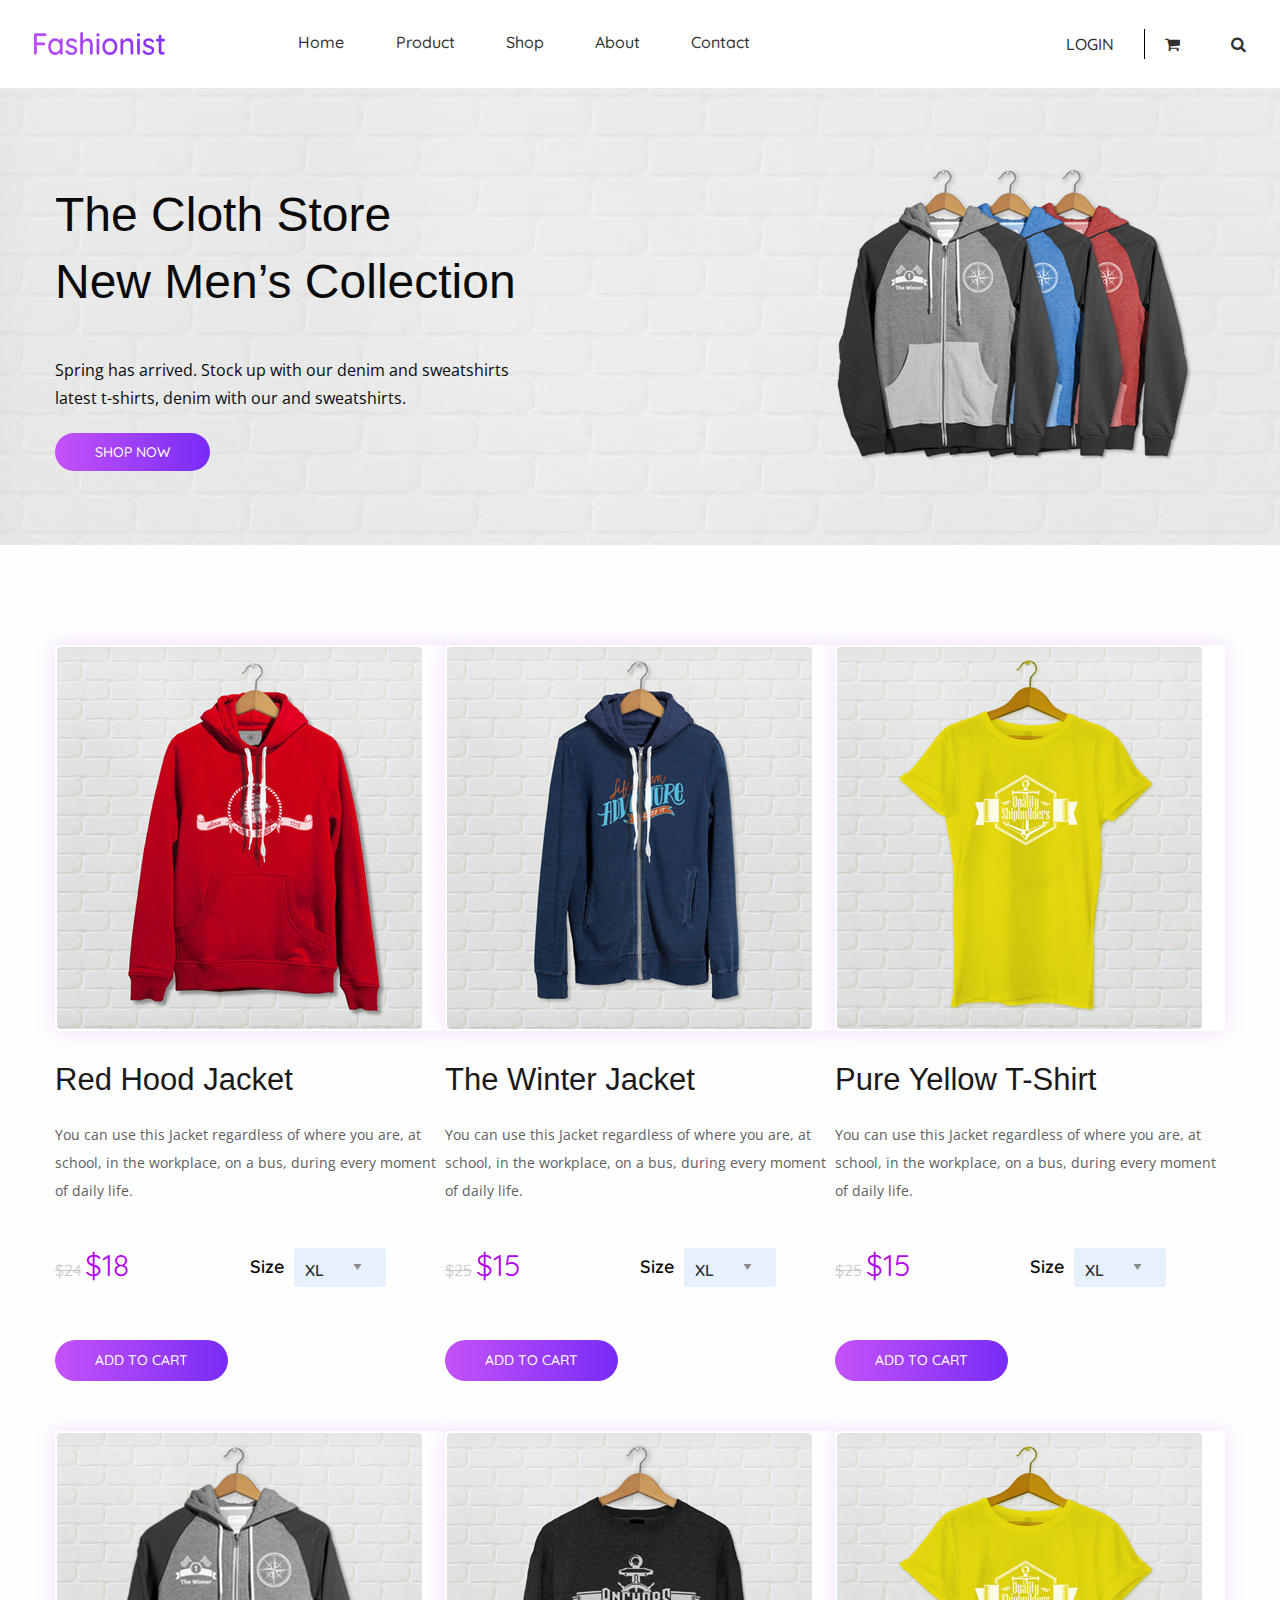
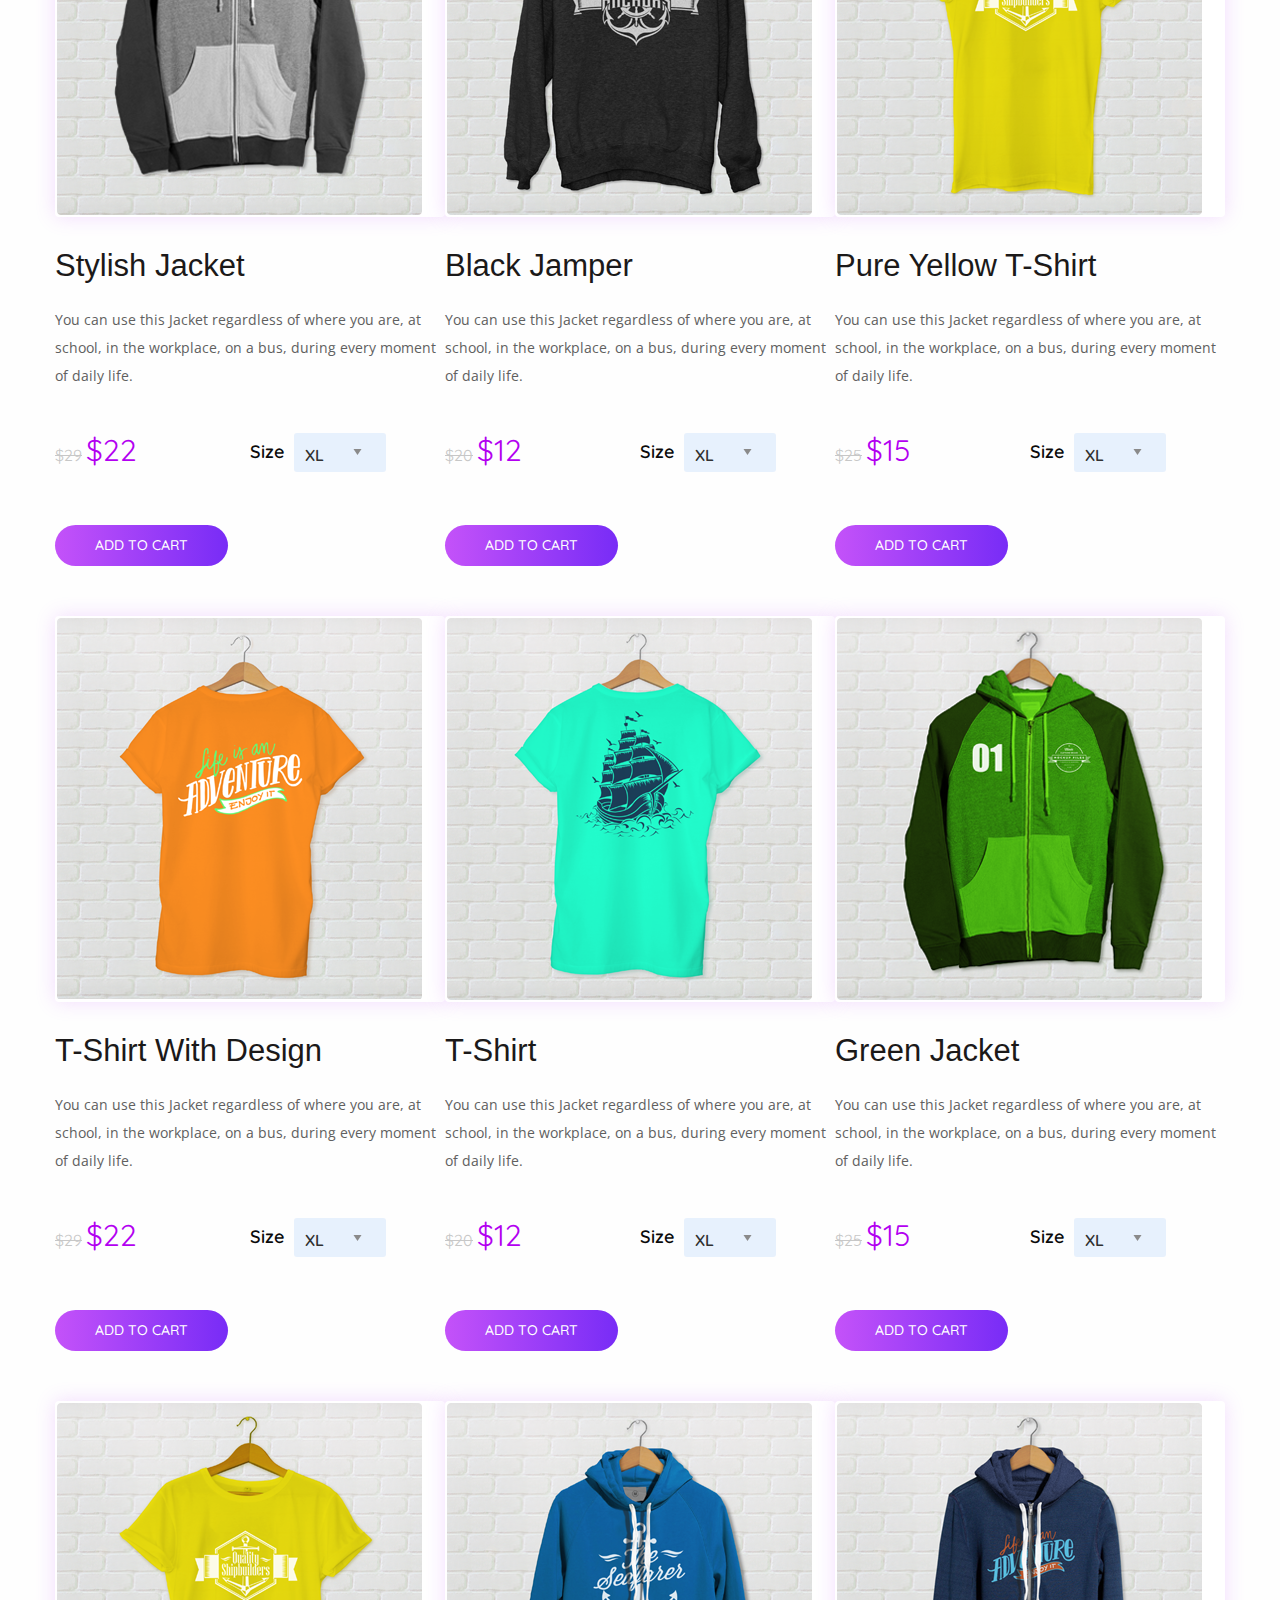
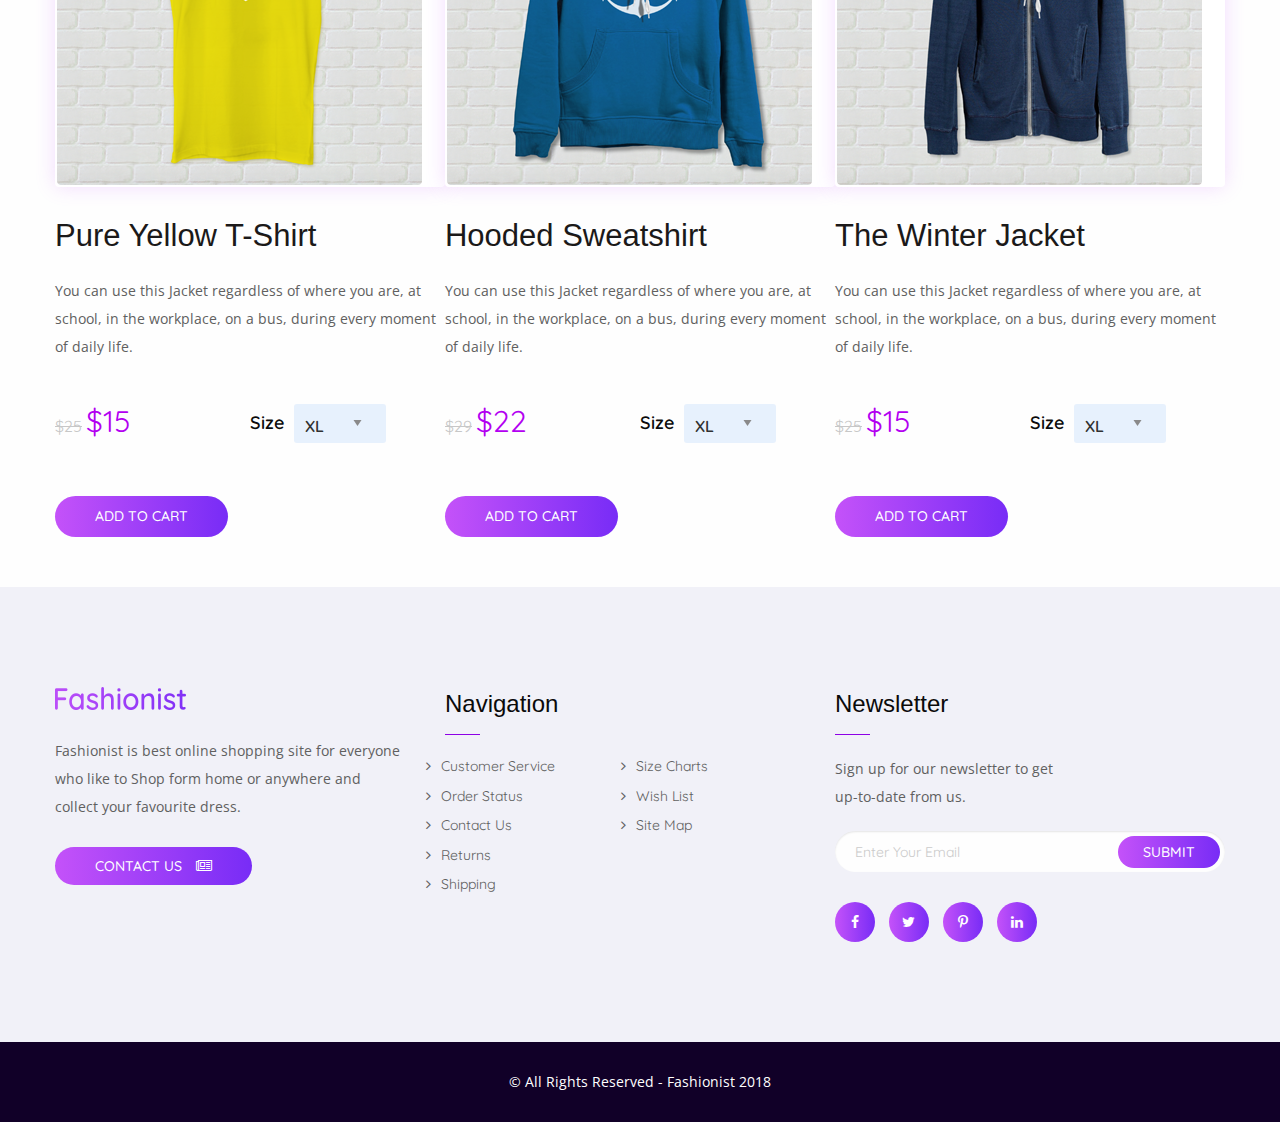
<file: product-list.html>
<!DOCTYPE html>
<html lang="en">

<head>
    <meta charset="UTF-8">
    <meta http-equiv="X-UA-Compatible" content="IE=edge">
    <meta name="viewport" content="width=device-width, initial-scale=1">
    <title>Fashionist</title>
    <!-- Fondation-->
    <link rel="stylesheet" href="css/foundation.min.css">
    <link rel="stylesheet" href="css/font-awesome.min.css">
    <link rel="stylesheet" href="css/jquery-ui.min.css">
    <!-- google font -->
    <link href="https://fonts.googleapis.com/css?family=Open+Sans:300,400,600,700,700i,800" rel="stylesheet">
    <link href="https://fonts.googleapis.com/css?family=Quicksand:300,400,500,700" rel="stylesheet">
    <link href="https://fonts.googleapis.com/css?family=Raleway:300,400,600,600i,700,700i,800" rel="stylesheet">
    <!-- Main Style -->
    <link rel="stylesheet" type="text/css" href="css/style.css" media="all">
    <link rel="stylesheet" type="text/css" href="css/responsive.css" media="all">
    <link rel="stylesheet" type="text/css" href="css/back2top.css" media="all">
</head>

<body>
    <!-- start header section -->
    <div class="header-area">
        <div class="grid-x">
            <div class="cell">
                <div class="title-bar" data-responsive-toggle="example-animated-menu" data-hide-for="medium">
                    <button class="menu-icon" type="button" data-toggle></button>
                    <div class="title-bar-title">Fashionist</div>
                </div>
                <div class="top-bar" id="example-animated-menu" data-animate="hinge-in-from-top spin-out">
                    <div class="top-bar-left">
                        <ul class="dropdown menu" data-dropdown-menu>
                            <a class="navbar-brand" href="index.html">
                                <img src="images/logo.png" alt="logo">
                            </a>
                            <li><a href="index.html">Home</a></li>
                            <li><a href="product-list.html">Product</a></li>
                            <li><a href="single-product.html">Shop</a></li>
                            <li><a href="about.html">About</a></li>
                            <li><a href="contact.html">Contact</a></li>
                        </ul>
                    </div>
                    <div class="top-bar-right">
                        <ul class="dropdown menu" data-dropdown-menu>
                            <li class="login"><a href="login.html">LOGIN</a></li>
                            <li class="shop-cart"><a href="#"><i class="fa fa-shopping-cart"></i></a></li>
                            <li class="search-btn"><a href="#"><i class="fa fa-search"></i></a></li>
                        </ul>
                    </div>
                </div>
            </div>
        </div>
    </div>
    <!-- end header section -->

    <!-- start banner section -->
    <div class="banner-section banner-section-2">
        <div class="grid-container">
            <div class="grid-x">
                <div class="cell large-6 medium-7">
                    <div class="banner-details">
                        <h2 class="title">The Cloth Store <br> New Men’s Collection</h2>
                        <p class="content">Spring has arrived. Stock up with our denim and sweatshirts <br>
                            latest t-shirts, denim with our and sweatshirts.
                        </p>
                        <a class="btn btn-blue" href="#">SHOP NOW</a>
                    </div>
                </div>
                <div class="cell large-4 large-offset-2 medium-5">
                    <div class="thumb">
                        <img src="images/product/13.png" alt="image">
                    </div>
                </div>
            </div>
        </div>
    </div>
    <!-- end banner section -->
    <!-- start product list section -->
    <div class="product-list-section">
        <div class="grid-container">
            <div class="grid-x">
                <div class="cell medium-4 small-6">
                    <div class="product-details-wrap">
                        <div class="thumb">
                            <img src="images/product/04.png" class="img-responsive" alt="img">
                        </div>
                        <div class="product-details">
                            <h3 class="title">Red Hood Jacket</h3>
                            <p class="content">You can use this Jacket regardless of where you are, at school, in the workplace, on a bus, during every moment of daily life.</p>
                        </div>
                        <div class="product-price-details">
                            <div class="price">
                                <span><del>$24</del></span>
                                <span class="main-price">$18</span>
                            </div>
                            <div class="product-size">
                                <span class="size">Size</span>
                                <select class="btn selectpicker">
                                    <option>XL</option>
                                    <option>S</option>
                                    <option>L</option>
                                    <option>XL</option>
                                    <option>XLL</option>
                                </select>
                            </div>
                        </div>
                        <a class="btn btn-blue" href="#" data-tooltip tabindex="1" title="Buy Now." data-position="top" data-alignment="center">Add to Cart</a>
                    </div>
                </div>
                <div class="cell medium-4 small-6">
                    <div class="product-details-wrap">
                        <div class="thumb">
                            <img src="images/product/05.png" class="img-responsive" alt="img">
                        </div>
                        <div class="product-details">
                            <h3 class="title">The Winter Jacket</h3>
                            <p class="content">You can use this Jacket regardless of where you are, at school, in the workplace, on a bus, during every moment of daily life.</p>
                        </div>
                        <div class="product-price-details">
                            <div class="price">
                                <span><del>$25</del></span>
                                <span class="main-price">$15</span>
                            </div>
                            <div class="product-size">
                                <span class="size">Size</span>
                                <select class="btn selectpicker">
                                    <option>XL</option>
                                    <option>S</option>
                                    <option>L</option>
                                    <option>XL</option>
                                    <option>XLL</option>
                                </select>
                            </div>
                        </div>
                        <a class="btn btn-blue" href="#" data-tooltip tabindex="1" title="Buy Now." data-position="top" data-alignment="center">Add to Cart</a>
                    </div>
                </div>
                <div class="cell medium-4 small-6">
                    <div class="product-details-wrap">
                        <div class="thumb">
                            <img src="images/product/08.png" class="img-responsive" alt="img">
                        </div>
                        <div class="product-details">
                            <h3 class="title">Pure Yellow T-Shirt</h3>
                            <p class="content">You can use this Jacket regardless of where you are, at school, in the workplace, on a bus, during every moment of daily life.</p>
                        </div>
                        <div class="product-price-details">
                            <div class="price">
                                <span><del>$25</del></span>
                                <span class="main-price">$15</span>
                            </div>
                            <div class="product-size">
                                <span class="size">Size</span>
                                <select class="btn selectpicker">
                                    <option>XL</option>
                                    <option>S</option>
                                    <option>L</option>
                                    <option>XL</option>
                                    <option>XLL</option>
                                </select>
                            </div>
                        </div>
                        <a class="btn btn-blue" href="#" data-tooltip tabindex="1" title="Buy Now." data-position="top" data-alignment="center">Add to Cart</a>
                    </div>
                </div>
                <div class="cell medium-4 small-6">
                    <div class="product-details-wrap">
                        <div class="thumb">
                            <img src="images/product/06.png" class="img-responsive" alt="img">
                        </div>
                        <div class="product-details">
                            <h3 class="title">Stylish Jacket</h3>
                            <p class="content">You can use this Jacket regardless of where you are, at school, in the workplace, on a bus, during every moment of daily life.</p>
                        </div>
                        <div class="product-price-details">
                            <div class="price">
                                <span><del>$29</del></span>
                                <span class="main-price">$22</span>
                            </div>
                            <div class="product-size">
                                <span class="size">Size</span>
                                <select class="btn selectpicker">
                                    <option>XL</option>
                                    <option>S</option>
                                    <option>L</option>
                                    <option>XL</option>
                                    <option>XLL</option>
                                </select>
                            </div>
                        </div>
                        <a class="btn btn-blue" href="#" data-tooltip tabindex="1" title="Buy Now." data-position="top" data-alignment="center">Add to Cart</a>
                    </div>
                </div>
                <div class="cell medium-4 small-6">
                    <div class="product-details-wrap">
                        <div class="thumb">
                            <img src="images/product/07.png" class="img-responsive" alt="img">
                        </div>
                        <div class="product-details">
                            <h3 class="title">Black Jamper</h3>
                            <p class="content">You can use this Jacket regardless of where you are, at school, in the workplace, on a bus, during every moment of daily life.</p>
                        </div>
                        <div class="product-price-details">
                            <div class="price">
                                <span><del>$20</del></span>
                                <span class="main-price">$12</span>
                            </div>
                            <div class="product-size">
                                <span class="size">Size</span>
                                <select class="btn selectpicker">
                                    <option>XL</option>
                                    <option>S</option>
                                    <option>L</option>
                                    <option>XL</option>
                                    <option>XLL</option>
                                </select>
                            </div>
                        </div>
                        <a class="btn btn-blue" href="#" data-tooltip tabindex="1" title="Buy Now." data-position="top" data-alignment="center">Add to Cart</a>
                    </div>
                </div>
                <div class="cell medium-4 small-6">
                    <div class="product-details-wrap">
                        <div class="thumb">
                            <img src="images/product/08.png" class="img-responsive" alt="img">
                        </div>
                        <div class="product-details">
                            <h3 class="title">Pure Yellow T-Shirt</h3>
                            <p class="content">You can use this Jacket regardless of where you are, at school, in the workplace, on a bus, during every moment of daily life.</p>
                        </div>
                        <div class="product-price-details">
                            <div class="price">
                                <span><del>$25</del></span>
                                <span class="main-price">$15</span>
                            </div>
                            <div class="product-size">
                                <span class="size">Size</span>
                                <select class="btn selectpicker">
                                    <option>XL</option>
                                    <option>S</option>
                                    <option>L</option>
                                    <option>XL</option>
                                    <option>XLL</option>
                                </select>
                            </div>
                        </div>
                        <a class="btn btn-blue" href="#" data-tooltip tabindex="1" title="Buy Now." data-position="top" data-alignment="center">Add to Cart</a>
                    </div>
                </div>
                <div class="cell medium-4 small-6">
                    <div class="product-details-wrap">
                        <div class="thumb">
                            <img src="images/product/09.png" class="img-responsive" alt="img">
                        </div>
                        <div class="product-details">
                            <h3 class="title">T-Shirt With Design</h3>
                            <p class="content">You can use this Jacket regardless of where you are, at school, in the workplace, on a bus, during every moment of daily life.</p>
                        </div>
                        <div class="product-price-details">
                            <div class="price">
                                <span><del>$29</del></span>
                                <span class="main-price">$22</span>
                            </div>
                            <div class="product-size">
                                <span class="size">Size</span>
                                <select class="btn selectpicker">
                                    <option>XL</option>
                                    <option>S</option>
                                    <option>L</option>
                                    <option>XL</option>
                                    <option>XLL</option>
                                </select>
                            </div>
                        </div>
                        <a class="btn btn-blue" href="#" data-tooltip tabindex="1" title="Buy Now." data-position="top" data-alignment="center">Add to Cart</a>
                    </div>
                </div>
                <div class="cell medium-4 small-6">
                    <div class="product-details-wrap">
                        <div class="thumb">
                            <img src="images/product/10.png" class="img-responsive" alt="img">
                        </div>
                        <div class="product-details">
                            <h3 class="title">T-Shirt</h3>
                            <p class="content">You can use this Jacket regardless of where you are, at school, in the workplace, on a bus, during every moment of daily life.</p>
                        </div>
                        <div class="product-price-details">
                            <div class="price">
                                <span><del>$20</del></span>
                                <span class="main-price">$12</span>
                            </div>
                            <div class="product-size">
                                <span class="size">Size</span>
                                <select class="btn selectpicker">
                                    <option>XL</option>
                                    <option>S</option>
                                    <option>L</option>
                                    <option>XL</option>
                                    <option>XLL</option>
                                </select>
                            </div>
                        </div>
                        <a class="btn btn-blue" href="#" data-tooltip tabindex="1" title="Buy Now." data-position="top" data-alignment="center">Add to Cart</a>
                    </div>
                </div>
                <div class="cell medium-4 small-6">
                    <div class="product-details-wrap">
                        <div class="thumb">
                            <img src="images/product/11.png" class="img-responsive" alt="img">
                        </div>
                        <div class="product-details">
                            <h3 class="title">Green Jacket</h3>
                            <p class="content">You can use this Jacket regardless of where you are, at school, in the workplace, on a bus, during every moment of daily life.</p>
                        </div>
                        <div class="product-price-details">
                            <div class="price">
                                <span><del>$25</del></span>
                                <span class="main-price">$15</span>
                            </div>
                            <div class="product-size">
                                <span class="size">Size</span>
                                <select class="btn selectpicker">
                                    <option>XL</option>
                                    <option>S</option>
                                    <option>L</option>
                                    <option>XL</option>
                                    <option>XLL</option>
                                </select>
                            </div>
                        </div>
                        <a class="btn btn-blue" href="#" data-tooltip tabindex="1" title="Buy Now." data-position="top" data-alignment="center">Add to Cart</a>
                    </div>
                </div>
                <div class="cell medium-4 small-6">
                    <div class="product-details-wrap">
                        <div class="thumb">
                            <img src="images/product/08.png" class="img-responsive" alt="img">
                        </div>
                        <div class="product-details">
                            <h3 class="title">Pure Yellow T-Shirt</h3>
                            <p class="content">You can use this Jacket regardless of where you are, at school, in the workplace, on a bus, during every moment of daily life.</p>
                        </div>
                        <div class="product-price-details">
                            <div class="price">
                                <span><del>$25</del></span>
                                <span class="main-price">$15</span>
                            </div>
                            <div class="product-size">
                                <span class="size">Size</span>
                                <select class="btn selectpicker">
                                    <option>XL</option>
                                    <option>S</option>
                                    <option>L</option>
                                    <option>XL</option>
                                    <option>XLL</option>
                                </select>
                            </div>
                        </div>
                        <a class="btn btn-blue" href="#" data-tooltip tabindex="1" title="Buy Now." data-position="top" data-alignment="center">Add to Cart</a>
                    </div>
                </div>
                <div class="cell medium-4 small-6">
                    <div class="product-details-wrap">
                        <div class="thumb">
                            <img src="images/product/12.png" class="img-responsive" alt="img">
                        </div>
                        <div class="product-details">
                            <h3 class="title">Hooded Sweatshirt</h3>
                            <p class="content">You can use this Jacket regardless of where you are, at school, in the workplace, on a bus, during every moment of daily life.</p>
                        </div>
                        <div class="product-price-details">
                            <div class="price">
                                <span><del>$29</del></span>
                                <span class="main-price">$22</span>
                            </div>
                            <div class="product-size">
                                <span class="size">Size</span>
                                <select class="btn selectpicker">
                                    <option>XL</option>
                                    <option>S</option>
                                    <option>L</option>
                                    <option>XL</option>
                                    <option>XLL</option>
                                </select>
                            </div>
                        </div>
                        <a class="btn btn-blue" href="#" data-tooltip tabindex="1" title="Buy Now." data-position="top" data-alignment="center">Add to Cart</a>
                    </div>
                </div>
                <div class="cell medium-4 small-6">
                    <div class="product-details-wrap">
                        <div class="thumb">
                            <img src="images/product/05.png" class="img-responsive" alt="img">
                        </div>
                        <div class="product-details">
                            <h3 class="title">The Winter Jacket</h3>
                            <p class="content">You can use this Jacket regardless of where you are, at school, in the workplace, on a bus, during every moment of daily life.</p>
                        </div>
                        <div class="product-price-details">
                            <div class="price">
                                <span><del>$25</del></span>
                                <span class="main-price">$15</span>
                            </div>
                            <div class="product-size">
                                <span class="size">Size</span>
                                <select class="btn selectpicker">
                                    <option>XL</option>
                                    <option>S</option>
                                    <option>L</option>
                                    <option>XL</option>
                                    <option>XLL</option>
                                </select>
                            </div>
                        </div>
                        <a class="btn btn-blue" href="#" data-tooltip tabindex="1" title="Buy Now." data-position="top" data-alignment="center">Add to Cart</a>
                    </div>
                </div>
            </div>
        </div>
    </div>
    <!-- end product list section -->
	
	<!--============Back To Top===========-->
		<a href="#" id="scroll" style="display: none;"><span></span></a>
	
    <!-- start footer section -->
    <div class="footer-section">
        <div class="grid-container">
            <div class="grid-x margin-left">
                <div class="cell medium-4">
                    <div class="widget widget_about">
                        <a href="index.html"><img src="images/logo.png" alt="image"></a>
                        <p class="entry-content">Fashionist is best online shopping site for everyone who like to Shop form home or anywhere and collect your favourite dress.</p>
                        <a class="btn btn-blue" href="contact.html">Contact Us <i class="fa fa-newspaper-o"></i></a>
                    </div>
                </div>
                <div class="cell medium-4">
                    <div class="widget widget_navigation">
                        <div class="navigation-details">
                            <h2 class="title">Navigation</h2>
                            <div class="grid-x margin-left2">
                                <div class="cell medium-6">
                                    <ul class="services">
                                        <li><a href="#"><i class="fa fa-angle-right"></i>Customer Service </a></li>
                                        <li><a href="#"><i class="fa fa-angle-right"></i>Order Status</a></li>
                                        <li><a href="#"><i class="fa fa-angle-right"></i>Contact Us</a></li>
                                        <li><a href="#"><i class="fa fa-angle-right"></i>Returns</a></li>
                                        <li><a href="#"><i class="fa fa-angle-right"></i>Shipping</a></li>
                                    </ul>
                                </div>
                                <div class="cell medium-6">
                                    <div class="grid-">
                                        <ul class="services">
                                            <li><a href="#"><i class="fa fa-angle-right"></i>Size Charts</a></li>
                                            <li><a href="#"><i class="fa fa-angle-right"></i>Wish List</a></li>
                                            <li><a href="#"><i class="fa fa-angle-right"></i>Site Map</a></li>
                                        </ul>
                                    </div>
                                </div>
                            </div>
                        </div>
                    </div>
                </div>
                <div class="cell medium-4">
                    <div class="widget widget_news">
                        <div class="widget-title">
                            <h2 class="title">Newsletter</h2>
                            <p class="sub-title">Sign up for our newsletter to get <br>
                                up-to-date from us.
                            </p>
                        </div>
                        <div class="footer-search">
                            <input placeholder="Enter Your Email" type="text">
                            <a class="btn btn-blue" href="#">Submit</a>
                        </div>
                        <div class="social-area">
                            <a href="#"><i class="fa fa-facebook"></i></a>
                            <a href="#"><i class="fa fa-twitter"></i></a>
                            <a href="#"><i class="fa fa-pinterest-p"></i></a>
                            <a href="#"><i class="fa fa-linkedin"></i></a>
                        </div>
                    </div>
                </div>
            </div>
        </div>
    </div>
    <!-- end footer section -->
    <!-- start sub-footer section -->
    <div class="footer-bottom text-center">
        <p>© All Rights Reserved - Fashionist 2018</p>
    </div>
    <!-- end sub-footer section -->
    <!--All JS Plugin-->
    <script type="text/javascript" src="js/jquery-1.12.4.min.js"></script>
    <script type="text/javascript" src="js/what-input.js"></script>
    <script type="text/javascript" src="js/foundation.min.js"></script>
    <!--    <script type="text/javascript" src="js/bootstrap.min.js"></script>-->
    <script type="text/javascript" src="js/jquery-ui.min.js"></script>
    <script type="text/javascript" src="js/app.js"></script>
    <!-- Custom JS -->
    <script type="text/javascript" src="js/custom.js"></script>
    <script type="text/javascript" src="js/back2top.js"></script>
</body>

</html>
</file>
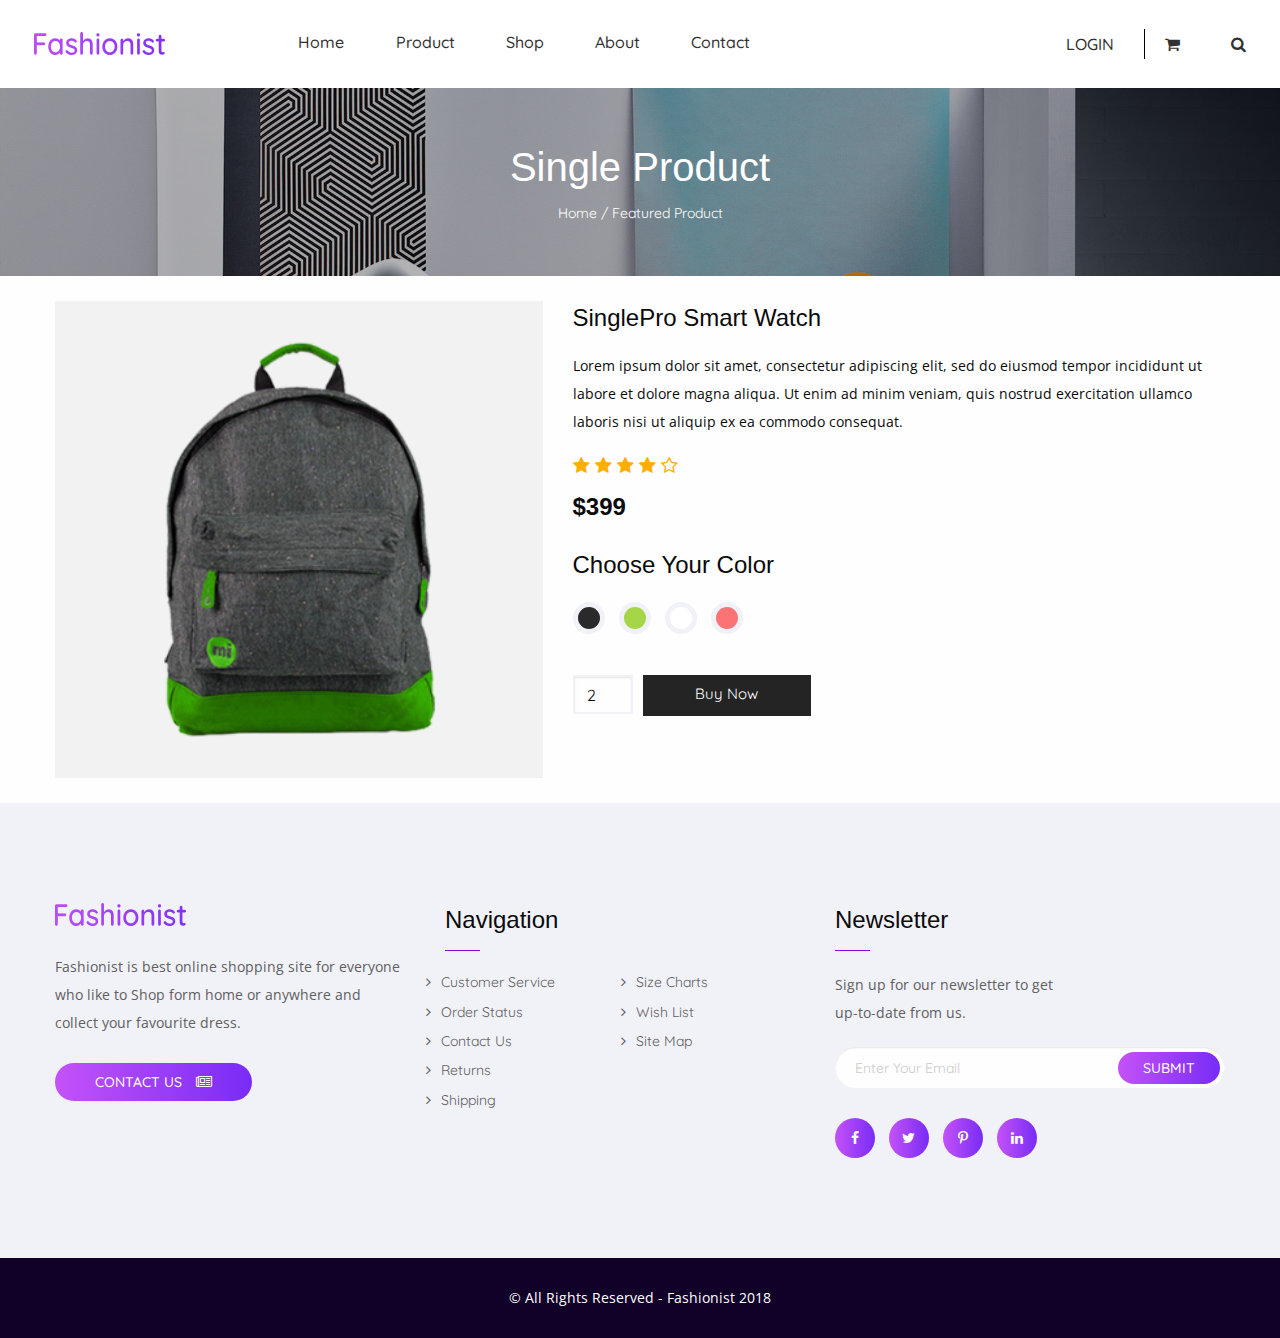
<file: single-product.html>
<!DOCTYPE html>
<html lang="en">

<head>
    <meta charset="UTF-8">
    <meta http-equiv="X-UA-Compatible" content="IE=edge">
    <meta name="viewport" content="width=device-width, initial-scale=1">
    <title>Fashionist</title>
    <!-- Fondation-->
    <link rel="stylesheet" href="css/foundation.min.css">
    <link rel="stylesheet" href="css/font-awesome.min.css">
    <link rel="stylesheet" href="css/jquery-ui.min.css">
    <!-- google font -->
    <link href="https://fonts.googleapis.com/css?family=Open+Sans:300,400,600,700,700i,800" rel="stylesheet">
    <link href="https://fonts.googleapis.com/css?family=Quicksand:300,400,500,700" rel="stylesheet">
    <link href="https://fonts.googleapis.com/css?family=Raleway:300,400,600,600i,700,700i,800" rel="stylesheet">
    <!-- Main Style -->
    <link rel="stylesheet" type="text/css" href="css/style.css" media="all">
    <link rel="stylesheet" type="text/css" href="css/responsive.css" media="all">
    <link rel="stylesheet" type="text/css" href="css/back2top.css" media="all">
</head>

<body>
    <!-- start header section -->
    <div class="header-area">
        <div class="grid-x">
            <div class="cell">
                <div class="title-bar" data-responsive-toggle="example-animated-menu" data-hide-for="medium">
                    <button class="menu-icon" type="button" data-toggle></button>
                    <div class="title-bar-title">Fashionist</div>
                </div>
                <div class="top-bar" id="example-animated-menu" data-animate="hinge-in-from-top spin-out">
                    <div class="top-bar-left">
                        <ul class="dropdown menu" data-dropdown-menu>
                            <a class="navbar-brand" href="index.html">
                                <img src="images/logo.png" alt="logo">
                            </a>
                            <li><a href="index.html">Home</a></li>
                            <li><a href="product-list.html">Product</a></li>
                            <li><a href="single-product.html">Shop</a></li>
                            <li><a href="about.html">About</a></li>
                            <li><a href="contact.html">Contact</a></li>
                        </ul>
                    </div>
                    <div class="top-bar-right">
                        <ul class="dropdown menu" data-dropdown-menu>
                            <li class="login"><a href="login.html">LOGIN</a></li>
                            <li class="shop-cart"><a href="#"><i class="fa fa-shopping-cart"></i></a></li>
                            <li class="search-btn"><a href="#"><i class="fa fa-search"></i></a></li>
                        </ul>
                    </div>
                </div>
            </div>
        </div>
    </div>
    <!-- end header section -->

    <!--=======Single Banner======-->
    <div class="about-banner">
        <div class="grid-container">
            <div class="gird-x">
                <div class="cell medium-12">
                    <div class="product-title text-center">
                        <h2>Single Product</h2>
                        <div class="breadcumb">Home / Featured Product</div>
                    </div>
                </div>
            </div>
        </div>
    </div>
    <!--End Banner-->

    <!--======Single Product=======-->
    <div class="product-details">
        <div class="grid-container">
            <div class="grid-x">
                <div class="cell medium-5 small-12">
                    <div class="entry-thumb text-center">
                        <img src="images/product01.png" alt="product">
                    </div>
                </div>

                <div class="cell medium-7 small-12">
                    <div class="product-details-single">
                        <h4 class="entry-title">SinglePro Smart Watch</h4>
                        <p>Lorem ipsum dolor sit amet, consectetur adipiscing elit, sed do eiusmod tempor incididunt ut labore et dolore magna aliqua.
                            Ut enim ad minim veniam, quis nostrud exercitation ullamco laboris nisi ut aliquip ex ea commodo consequat.</p>
                        <div class="rating">
                            <i class="fa fa-star"></i>
                            <i class="fa fa-star"></i>
                            <i class="fa fa-star"></i>
                            <i class="fa fa-star"></i>
                            <i class="fa fa-star-o"></i>
                        </div>
                        <h5 class="price">$399</h5>
                        <div class="color-choosing">
                            <h5 class="entry-title">Choose Your Color</h5>
                            <span class="color-box black"></span>
                            <span class="color-box green"></span>
                            <span class="color-box white"></span>
                            <span class="color-box red"></span>
                        </div>

                        <div class="product-buy">
                            <input class="input-field" type="number" value="2">
                            <a href="#" class="btn-black">Buy Now</a>
                        </div>

                    </div>
                </div>
            </div>
        </div>
    </div>

	<!--============Back To Top===========-->
		<a href="#" id="scroll" style="display: none;"><span></span></a>
		
    <!-- start footer section -->
    <div class="footer-section">
        <div class="grid-container">
            <div class="grid-x margin-left">
                <div class="cell medium-4">
                    <div class="widget widget_about">
                        <a href="index.html"><img src="images/logo.png" alt="image"></a>
                        <p class="entry-content">Fashionist is best online shopping site for everyone who like to Shop form home or anywhere and collect your favourite dress.</p>
                        <a class="btn btn-blue" href="contact.html">Contact Us <i class="fa fa-newspaper-o"></i></a>
                    </div>
                </div>
                <div class="cell medium-4">
                    <div class="widget widget_navigation">
                        <div class="navigation-details">
                            <h2 class="title">Navigation</h2>
                            <div class="grid-x margin-left2">
                                <div class="cell medium-6">
                                    <ul class="services">
                                        <li><a href="#"><i class="fa fa-angle-right"></i>Customer Service </a></li>
                                        <li><a href="#"><i class="fa fa-angle-right"></i>Order Status</a></li>
                                        <li><a href="#"><i class="fa fa-angle-right"></i>Contact Us</a></li>
                                        <li><a href="#"><i class="fa fa-angle-right"></i>Returns</a></li>
                                        <li><a href="#"><i class="fa fa-angle-right"></i>Shipping</a></li>
                                    </ul>
                                </div>
                                <div class="cell medium-6">
                                    <div class="grid-">
                                        <ul class="services">
                                            <li><a href="#"><i class="fa fa-angle-right"></i>Size Charts</a></li>
                                            <li><a href="#"><i class="fa fa-angle-right"></i>Wish List</a></li>
                                            <li><a href="#"><i class="fa fa-angle-right"></i>Site Map</a></li>
                                        </ul>
                                    </div>
                                </div>
                            </div>
                        </div>
                    </div>
                </div>
                <div class="cell medium-4">
                    <div class="widget widget_news">
                        <div class="widget-title">
                            <h2 class="title">Newsletter</h2>
                            <p class="sub-title">Sign up for our newsletter to get <br>
                                up-to-date from us.
                            </p>
                        </div>
                        <div class="footer-search">
                            <input placeholder="Enter Your Email" type="text">
                            <a class="btn btn-blue" href="#">Submit</a>
                        </div>
                        <div class="social-area">
                            <a href="#"><i class="fa fa-facebook"></i></a>
                            <a href="#"><i class="fa fa-twitter"></i></a>
                            <a href="#"><i class="fa fa-pinterest-p"></i></a>
                            <a href="#"><i class="fa fa-linkedin"></i></a>
                        </div>
                    </div>
                </div>
            </div>
        </div>
    </div>
    <!-- end footer section -->
    <!-- start sub-footer section -->
    <div class="footer-bottom text-center">
        <p>© All Rights Reserved - Fashionist 2018</p>
    </div>
    <!-- end sub-footer section -->
    <!--All JS Plugin-->
    <script type="text/javascript" src="js/jquery-1.12.4.min.js"></script>
    <script type="text/javascript" src="js/what-input.js"></script>
    <script type="text/javascript" src="js/foundation.min.js"></script>
    <!--    <script type="text/javascript" src="js/bootstrap.min.js"></script>-->
    <script type="text/javascript" src="js/jquery-ui.min.js"></script>
    <script type="text/javascript" src="js/app.js"></script>
    <!-- Custom JS -->
    <script type="text/javascript" src="js/custom.js"></script>
    <script type="text/javascript" src="js/back2top.js"></script>
</body>

</html>
</file>
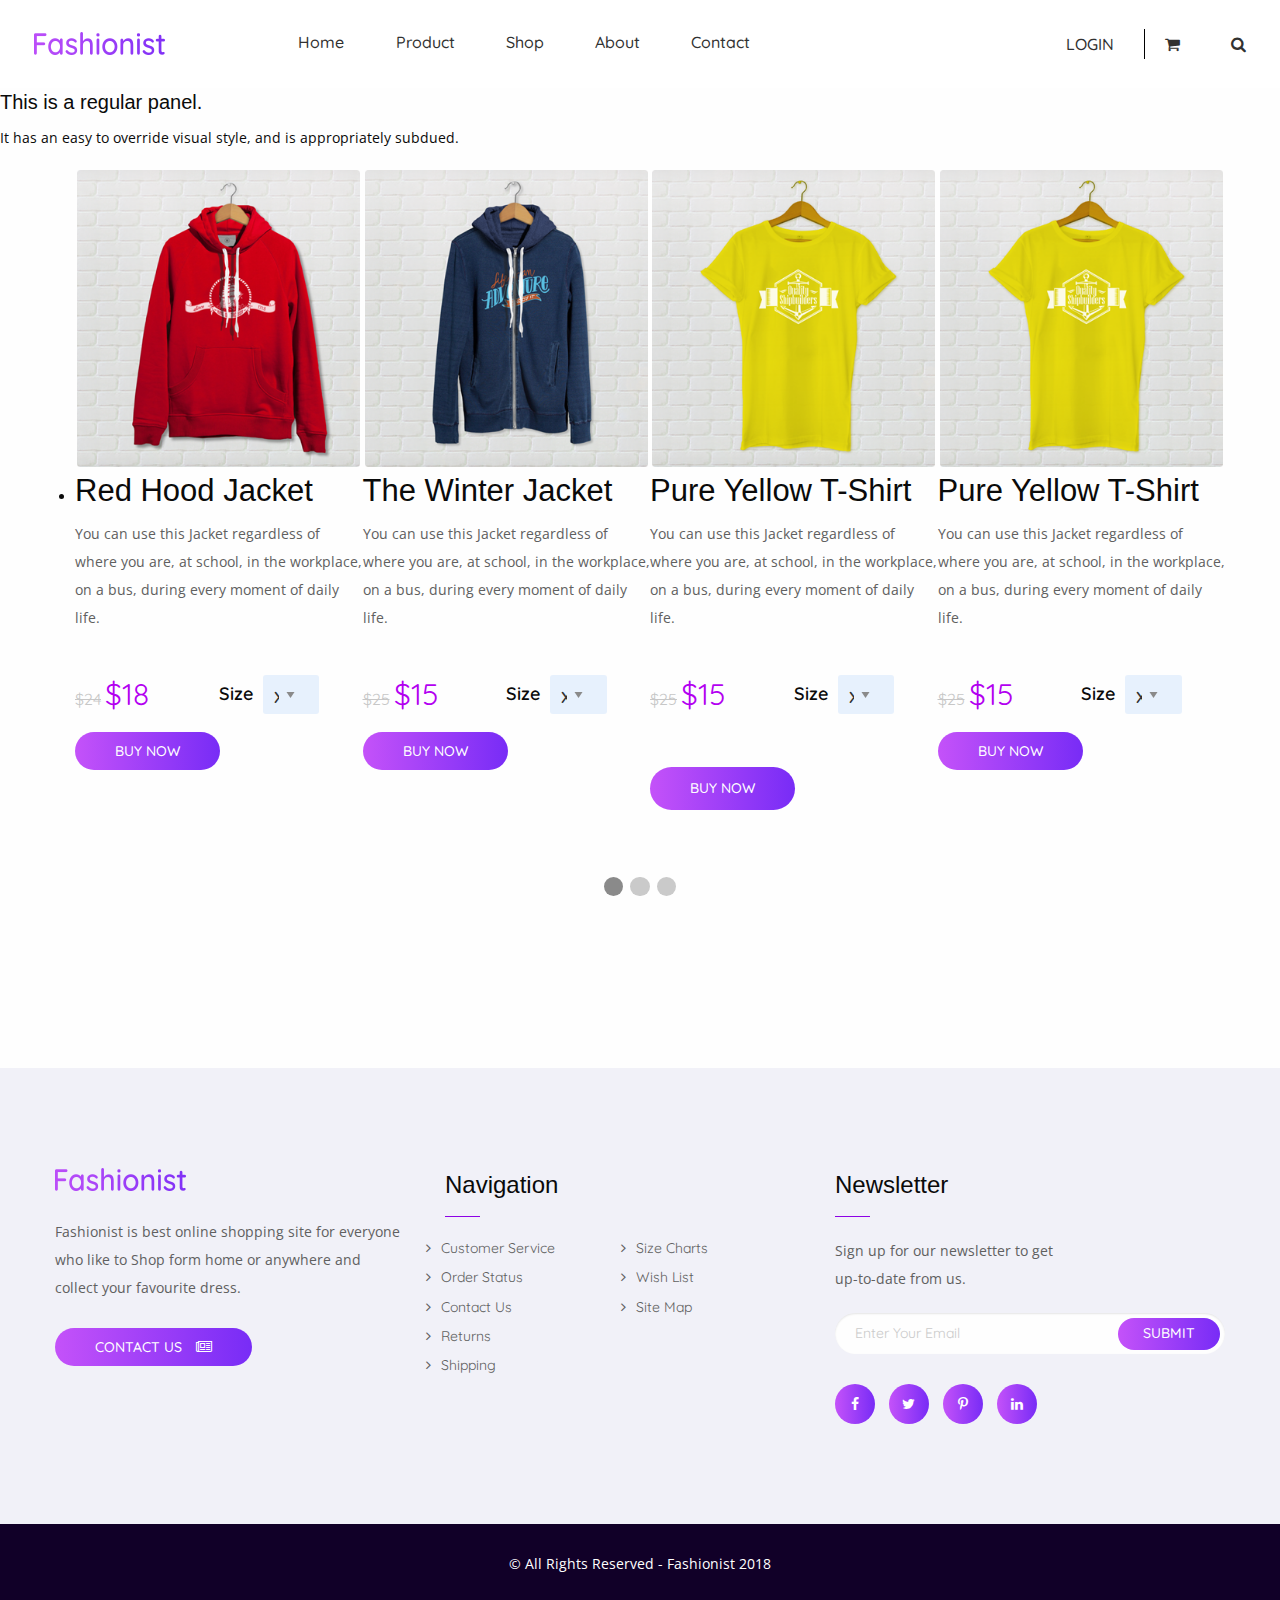
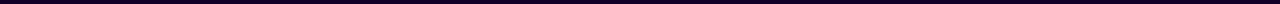
<file: test.html>
<!DOCTYPE html>
<html lang="en">

<head>
    <meta charset="UTF-8">
    <meta http-equiv="X-UA-Compatible" content="IE=edge">
    <meta name="viewport" content="width=device-width, initial-scale=1">
    <title>Fashionist</title>
    <!--    Fondation-->
    <link rel="stylesheet" href="css/foundation.min.css">
    <link rel="stylesheet" href="css/font-awesome.min.css">
    <link rel="stylesheet" href="css/jquery-ui.min.css">
    <!-- google font -->
    <link href="https://fonts.googleapis.com/css?family=Open+Sans:300,400,600,700,700i,800" rel="stylesheet">
    <link href="https://fonts.googleapis.com/css?family=Quicksand:300,400,500,700" rel="stylesheet">
    <link href="https://fonts.googleapis.com/css?family=Raleway:300,400,600,600i,700,700i,800" rel="stylesheet">
    <!-- Main Style -->
    <link rel="stylesheet" type="text/css" href="css/style.css" media="all">
    <link rel="stylesheet" type="text/css" href="css/responsive.css" media="all">
</head>

<body>
    <!-- start header section -->
    <div class="header-area">
        <div class="grid-x">
            <div class="cell">
                <div class="title-bar" data-responsive-toggle="example-animated-menu" data-hide-for="medium">
                    <button class="menu-icon" type="button" data-toggle></button>
                    <div class="title-bar-title">Fashionist</div>
                </div>
                <div class="top-bar" id="example-animated-menu" data-animate="hinge-in-from-top spin-out">
                    <div class="top-bar-left">
                        <ul class="dropdown menu" data-dropdown-menu>
                            <a class="navbar-brand" href="index.html">
                                <img src="images/logo.png" alt="logo">
                            </a>
                            <li><a href="index.html">Home</a></li>
                            <li><a href="product-list.html">Product</a></li>
                            <li><a href="single-product.html">Shop</a></li>
                            <li><a href="about.html">About</a></li>
                            <li><a href="contact.html">Contact</a></li>
                        </ul>
                    </div>
                    <div class="top-bar-right">
                        <ul class="dropdown menu" data-dropdown-menu>
                            <li class="login"><a href="login.html">LOGIN</a></li>
                            <li class="shop-cart"><a href="#"><i class="fa fa-shopping-cart"></i></a></li>
                            <li class="search-btn"><a href="#"><i class="fa fa-search"></i></a></li>
                        </ul>
                    </div>
                </div>
            </div>
        </div>
    </div>
    <!-- end header section -->
    
	
<!--==Pannerl==-->
<div class="pane">
  <h5>This is a regular panel.</h5>
  <p>It has an easy to override visual style, and is appropriately subdued.</p>
</div>

    <!--====Latest Product Section====-->
    <div class="latest-product">
        <div class="grid-container">
            <div class="grid-x">
                <!--
                <div class="cell medium-12 small-12">
                    <h3 class="main-title text-center">Latest Product!</h3>
                </div>
-->

                <div class="cell medium-12 small-12">
                    <div class="orbi" role="region" aria-label="Favorite Space Pictures" data-orbit style="height:900px;">
                        <div class="orbit-wrapper">
                            <div class="orbit-control">
                                <button class="orbit-previous"><span class="show-for-sr">Previous Slide</span>&#9664;&#xFE0E;</button>
                                <button class="orbit-next"><span class="show-for-sr">Next Slide</span>&#9654;&#xFE0E;</button>
                            </div>
                            <ul class="orbit-containe">
                                <li class="is-active orbit-slide">
                                    <div class="grid-x">
										<div class="cell medium-3 small-6">
											<div class="product-details-wrap">
												<div class="thumb">
													<img src="images/product/04.png" class="img-responsive" alt="img">
												</div>
												<div class="product-details">
													<h3 class="title">Red Hood Jacket</h3>
													<p class="content">You can use this Jacket regardless of where you are, at school, in the workplace, on a bus, during every moment of daily life.</p>
												</div>
												<div class="product-price-details">
													<div class="price">
														<span><del>$24</del></span>
														<span class="main-price">$18</span>
													</div>
													<div class="product-size">
														<span class="size">Size</span>
														<select class="btn selectpicker">
															<option>XL</option>
															<option>S</option>
															<option>L</option>
															<option>XL</option>
															<option>XLL</option>
														</select>
													</div>
												</div>
												<a class="btn btn-blue" href="#">Buy Now</a>
											</div>
											
										</div>
										<div class="cell medium-3 small-6">
											<div class="product-details-wrap">
												<div class="thumb">
													<img src="images/product/05.png" class="img-responsive" alt="img">
												</div>
												<div class="product-details">
													<h3 class="title">The Winter Jacket</h3>
													<p class="content">You can use this Jacket regardless of where you are, at school, in the workplace, on a bus, during every moment of daily life.</p>
												</div>
												<div class="product-price-details">
													<div class="price">
														<span><del>$25</del></span>
														<span class="main-price">$15</span>
													</div>
													<div class="product-size">
														<span class="size">Size</span>
														<select class="btn selectpicker">
															<option>XL</option>
															<option>S</option>
															<option>L</option>
															<option>XL</option>
															<option>XLL</option>
														</select>
													</div>
												</div>
												<a class="btn btn-blue" href="#">Buy Now</a>
											</div>
										</div>
										<div class="cell medium-3 small-6">
											<div class="product-details-wrap">
												<div class="thumb">
													<img src="images/product/08.png" class="img-responsive" alt="img">
												</div>
												<div class="product-details">
													<h3 class="title">Pure Yellow T-Shirt</h3>
													<p class="content">You can use this Jacket regardless of where you are, at school, in the workplace, on a bus, during every moment of daily life.</p>
												</div>
												<div class="product-price-details">
													<div class="price">
														<span><del>$25</del></span>
														<span class="main-price">$15</span>
													</div>
													<div class="product-size">
														<span class="size">Size</span>
														<select class="btn selectpicker">
															<option>XL</option>
															<option>S</option>
															<option>L</option>
															<option>XL</option>
															<option>XLL</option>
														</select>
													</div>
												</div>
												<a class="btn btn-blue" href="#" data-tooltip tabindex="1" title="Buy Now" data-position="top" data-alignment="center">Buy Now</a>
											</div>
										</div>
										
										<div class="cell medium-3 small-6">
											<div class="product-details-wrap">
												<div class="thumb">
													<img src="images/product/08.png" class="img-responsive" alt="img">
												</div>
												<div class="product-details">
													<h3 class="title">Pure Yellow T-Shirt</h3>
													<p class="content">You can use this Jacket regardless of where you are, at school, in the workplace, on a bus, during every moment of daily life.</p>
												</div>
												<div class="product-price-details">
													<div class="price">
														<span><del>$25</del></span>
														<span class="main-price">$15</span>
													</div>
													<div class="product-size">
														<span class="size">Size</span>
														<select class="btn selectpicker">
															<option>XL</option>
															<option>S</option>
															<option>L</option>
															<option>XL</option>
															<option>XLL</option>
														</select>
													</div>
												</div>
												<a class="btn btn-blue" href="#">Buy Now</a>
											</div>
										</div>
										
									</div>
                                </li>
                                
                                
<!--====Started 2nd===-->
                                <li class="orbit-slide">
                                    <div class="grid-x">
										<div class="cell medium-3 small-6">
											<div class="product-details-wrap">
												<div class="thumb">
													<img src="images/product/08.png" class="img-responsive" alt="img">
												</div>
												<div class="product-details">
													<h3 class="title">Red Hood Jacket</h3>
													<p class="content">You can use this Jacket regardless of where you are, at school, in the workplace, on a bus, during every moment of daily life.</p>
												</div>
												<div class="product-price-details">
													<div class="price">
														<span><del>$24</del></span>
														<span class="main-price">$18</span>
													</div>
													<div class="product-size">
														<span class="size">Size</span>
														<select class="btn selectpicker">
															<option>XL</option>
															<option>S</option>
															<option>L</option>
															<option>XL</option>
															<option>XLL</option>
														</select>
													</div>
												</div>
												<a class="btn btn-blue" href="#">Buy Now</a>
											</div>
											
										</div>
										<div class="cell medium-3 small-6">
											<div class="product-details-wrap">
												<div class="thumb">
													<img src="images/product/02.png" class="img-responsive" alt="img">
												</div>
												<div class="product-details">
													<h3 class="title">The Winter Jacket</h3>
													<p class="content">You can use this Jacket regardless of where you are, at school, in the workplace, on a bus, during every moment of daily life.</p>
												</div>
												<div class="product-price-details">
													<div class="price">
														<span><del>$25</del></span>
														<span class="main-price">$15</span>
													</div>
													<div class="product-size">
														<span class="size">Size</span>
														<select class="btn selectpicker">
															<option>XL</option>
															<option>S</option>
															<option>L</option>
															<option>XL</option>
															<option>XLL</option>
														</select>
													</div>
												</div>
												<a class="btn btn-blue" href="#">Buy Now</a>
											</div>
										</div>
										<div class="cell medium-3 small-6">
											<div class="product-details-wrap">
												<div class="thumb">
													<img src="images/product/03.png" class="img-responsive" alt="img">
												</div>
												<div class="product-details">
													<h3 class="title">Pure Yellow T-Shirt</h3>
													<p class="content">You can use this Jacket regardless of where you are, at school, in the workplace, on a bus, during every moment of daily life.</p>
												</div>
												<div class="product-price-details">
													<div class="price">
														<span><del>$25</del></span>
														<span class="main-price">$15</span>
													</div>
													<div class="product-size">
														<span class="size">Size</span>
														<select class="btn selectpicker">
															<option>XL</option>
															<option>S</option>
															<option>L</option>
															<option>XL</option>
															<option>XLL</option>
														</select>
													</div>
												</div>
												<a class="btn btn-blue" href="#">Buy Now</a>
											</div>
										</div>
										
										<div class="cell medium-3 small-6">
											<div class="product-details-wrap">
												<div class="thumb">
													<img src="images/product/04.png" class="img-responsive" alt="img">
												</div>
												<div class="product-details">
													<h3 class="title">Pure Yellow T-Shirt</h3>
													<p class="content">You can use this Jacket regardless of where you are, at school, in the workplace, on a bus, during every moment of daily life.</p>
												</div>
												<div class="product-price-details">
													<div class="price">
														<span><del>$25</del></span>
														<span class="main-price">$15</span>
													</div>
													<div class="product-size">
														<span class="size">Size</span>
														<select class="btn selectpicker">
															<option>XL</option>
															<option>S</option>
															<option>L</option>
															<option>XL</option>
															<option>XLL</option>
														</select>
													</div>
												</div>
												<a class="btn btn-blue" href="#">Buy Now</a>
											</div>
										</div>
										
									</div>
									
                                </li>
								<!--==end 2nd list==-->
								
								
								<!--==start 3rd list==-->
                                <li class="orbit-slide">
									 <div class="grid-x">
										<div class="cell medium-3 small-6">
											<div class="product-details-wrap">
												<div class="thumb">
													<img src="images/product/05.png" class="img-responsive" alt="img">
												</div>
												<div class="product-details">
													<h3 class="title">Red Hood Jacket</h3>
													<p class="content">You can use this Jacket regardless of where you are, at school, in the workplace, on a bus, during every moment of daily life.</p>
												</div>
												<div class="product-price-details">
													<div class="price">
														<span><del>$24</del></span>
														<span class="main-price">$18</span>
													</div>
													<div class="product-size">
														<span class="size">Size</span>
														<select class="btn selectpicker">
															<option>XL</option>
															<option>S</option>
															<option>L</option>
															<option>XL</option>
															<option>XLL</option>
														</select>
													</div>
												</div>
												<a class="btn btn-blue" href="#">Buy Now</a>
											</div>
											
										</div>
										<div class="cell medium-3 small-6">
											<div class="product-details-wrap">
												<div class="thumb">
													<img src="images/product/06.png" class="img-responsive" alt="img">
												</div>
												<div class="product-details">
													<h3 class="title">The Winter Jacket</h3>
													<p class="content">You can use this Jacket regardless of where you are, at school, in the workplace, on a bus, during every moment of daily life.</p>
												</div>
												<div class="product-price-details">
													<div class="price">
														<span><del>$25</del></span>
														<span class="main-price">$15</span>
													</div>
													<div class="product-size">
														<span class="size">Size</span>
														<select class="btn selectpicker">
															<option>XL</option>
															<option>S</option>
															<option>L</option>
															<option>XL</option>
															<option>XLL</option>
														</select>
													</div>
												</div>
												<a class="btn btn-blue" href="#">Buy Now</a>
											</div>
										</div>
										<div class="cell medium-3 small-6">
											<div class="product-details-wrap">
												<div class="thumb">
													<img src="images/product/07.png" class="img-responsive" alt="img">
												</div>
												<div class="product-details">
													<h3 class="title">Pure Yellow T-Shirt</h3>
													<p class="content">You can use this Jacket regardless of where you are, at school, in the workplace, on a bus, during every moment of daily life.</p>
												</div>
												<div class="product-price-details">
													<div class="price">
														<span><del>$25</del></span>
														<span class="main-price">$15</span>
													</div>
													<div class="product-size">
														<span class="size">Size</span>
														<select class="btn selectpicker">
															<option>XL</option>
															<option>S</option>
															<option>L</option>
															<option>XL</option>
															<option>XLL</option>
														</select>
													</div>
												</div>
												<a class="btn btn-blue" href="#">Buy Now</a>
											</div>
										</div>
										
										<div class="cell medium-3 small-6">
											<div class="product-details-wrap">
												<div class="thumb">
													<img src="images/product/08.png" class="img-responsive" alt="img">
												</div>
												<div class="product-details">
													<h3 class="title">Pure Yellow T-Shirt</h3>
													<p class="content">You can use this Jacket regardless of where you are, at school, in the workplace, on a bus, during every moment of daily life.</p>
												</div>
												<div class="product-price-details">
													<div class="price">
														<span><del>$25</del></span>
														<span class="main-price">$15</span>
													</div>
													<div class="product-size">
														<span class="size">Size</span>
														<select class="btn selectpicker">
															<option>XL</option>
															<option>S</option>
															<option>L</option>
															<option>XL</option>
															<option>XLL</option>
														</select>
													</div>
												</div>
												<a class="btn btn-blue" href="#">Buy Now</a>
											</div>
										</div>
										
									</div>
									
                                </li>
                               

                            </ul>
                        </div>
                        <nav class="orbit-bullets">
                            <button class="is-active" data-slide="0"><span class="show-for-sr">First slide details.</span><span class="show-for-sr">Current Slide</span></button>
                            <button data-slide="1"><span class="show-for-sr">Second slide details.</span></button>
                            <button data-slide="2"><span class="show-for-sr">Third slide details.</span></button>
                        </nav>
                    </div>

                </div>
            </div>
        </div>
    </div>
	
	
	
	
    <!-- start footer section -->
    <div class="footer-section">
        <div class="grid-container">
            <div class="grid-x margin-left">
                <div class="cell medium-4">
                    <div class="widget widget_about">
                        <a href="index.html"><img src="images/logo.png" alt="image"></a>
                        <p class="entry-content">Fashionist is best online shopping site for everyone who like to Shop form home or anywhere and collect your favourite dress.</p>
                        <a class="btn btn-blue" href="contact.html">Contact Us <i class="fa fa-newspaper-o"></i></a>
                    </div>
                </div>
                <div class="cell medium-4">
                    <div class="widget widget_navigation">
                        <div class="navigation-details">
                            <h2 class="title">Navigation</h2>
                            <div class="grid-x margin-left2">
                                <div class="cell medium-6">
                                    <ul class="services">
                                        <li><a href="#"><i class="fa fa-angle-right"></i>Customer Service </a></li>
                                        <li><a href="#"><i class="fa fa-angle-right"></i>Order Status</a></li>
                                        <li><a href="#"><i class="fa fa-angle-right"></i>Contact Us</a></li>
                                        <li><a href="#"><i class="fa fa-angle-right"></i>Returns</a></li>
                                        <li><a href="#"><i class="fa fa-angle-right"></i>Shipping</a></li>
                                    </ul>
                                </div>
                                <div class="cell medium-6">
                                    <div class="grid-">
                                        <ul class="services">
                                            <li><a href="#"><i class="fa fa-angle-right"></i>Size Charts</a></li>
                                            <li><a href="#"><i class="fa fa-angle-right"></i>Wish List</a></li>
                                            <li><a href="#"><i class="fa fa-angle-right"></i>Site Map</a></li>
                                        </ul>
                                    </div>
                                </div>
                            </div>
                        </div>
                    </div>
                </div>
                <div class="cell medium-4">
                    <div class="widget widget_news">
                        <div class="widget-title">
                            <h2 class="title">Newsletter</h2>
                            <p class="sub-title">Sign up for our newsletter to get <br>
                                up-to-date from us.
                            </p>
                        </div>
                        <div class="footer-search">
                            <input placeholder="Enter Your Email" type="text">
                            <a class="btn btn-blue" href="#">Submit</a>
                        </div>
                        <div class="social-area">
                            <a href="#"><i class="fa fa-facebook"></i></a>
                            <a href="#"><i class="fa fa-twitter"></i></a>
                            <a href="#"><i class="fa fa-pinterest-p"></i></a>
                            <a href="#"><i class="fa fa-linkedin"></i></a>
                        </div>
                    </div>
                </div>
            </div>
        </div>
    </div>
    <!-- end footer section -->
    <!-- start sub-footer section -->
    <div class="footer-bottom text-center">
        <p>© All Rights Reserved - Fashionist 2018</p>
    </div>
    <!-- end sub-footer section -->
    <!--All JS Plugin-->
    <script type="text/javascript" src="js/jquery-1.12.4.min.js"></script>
    <script type="text/javascript" src="js/what-input.js"></script>
    <script type="text/javascript" src="js/foundation.min.js"></script>
    <!--    <script type="text/javascript" src="js/bootstrap.min.js"></script>-->
    <script type="text/javascript" src="js/jquery-ui.min.js"></script>
    <script type="text/javascript" src="js/app.js"></script>
    <!-- Custom JS -->
    <script type="text/javascript" src="js/custom.js"></script>
</body>

</html>
</file>
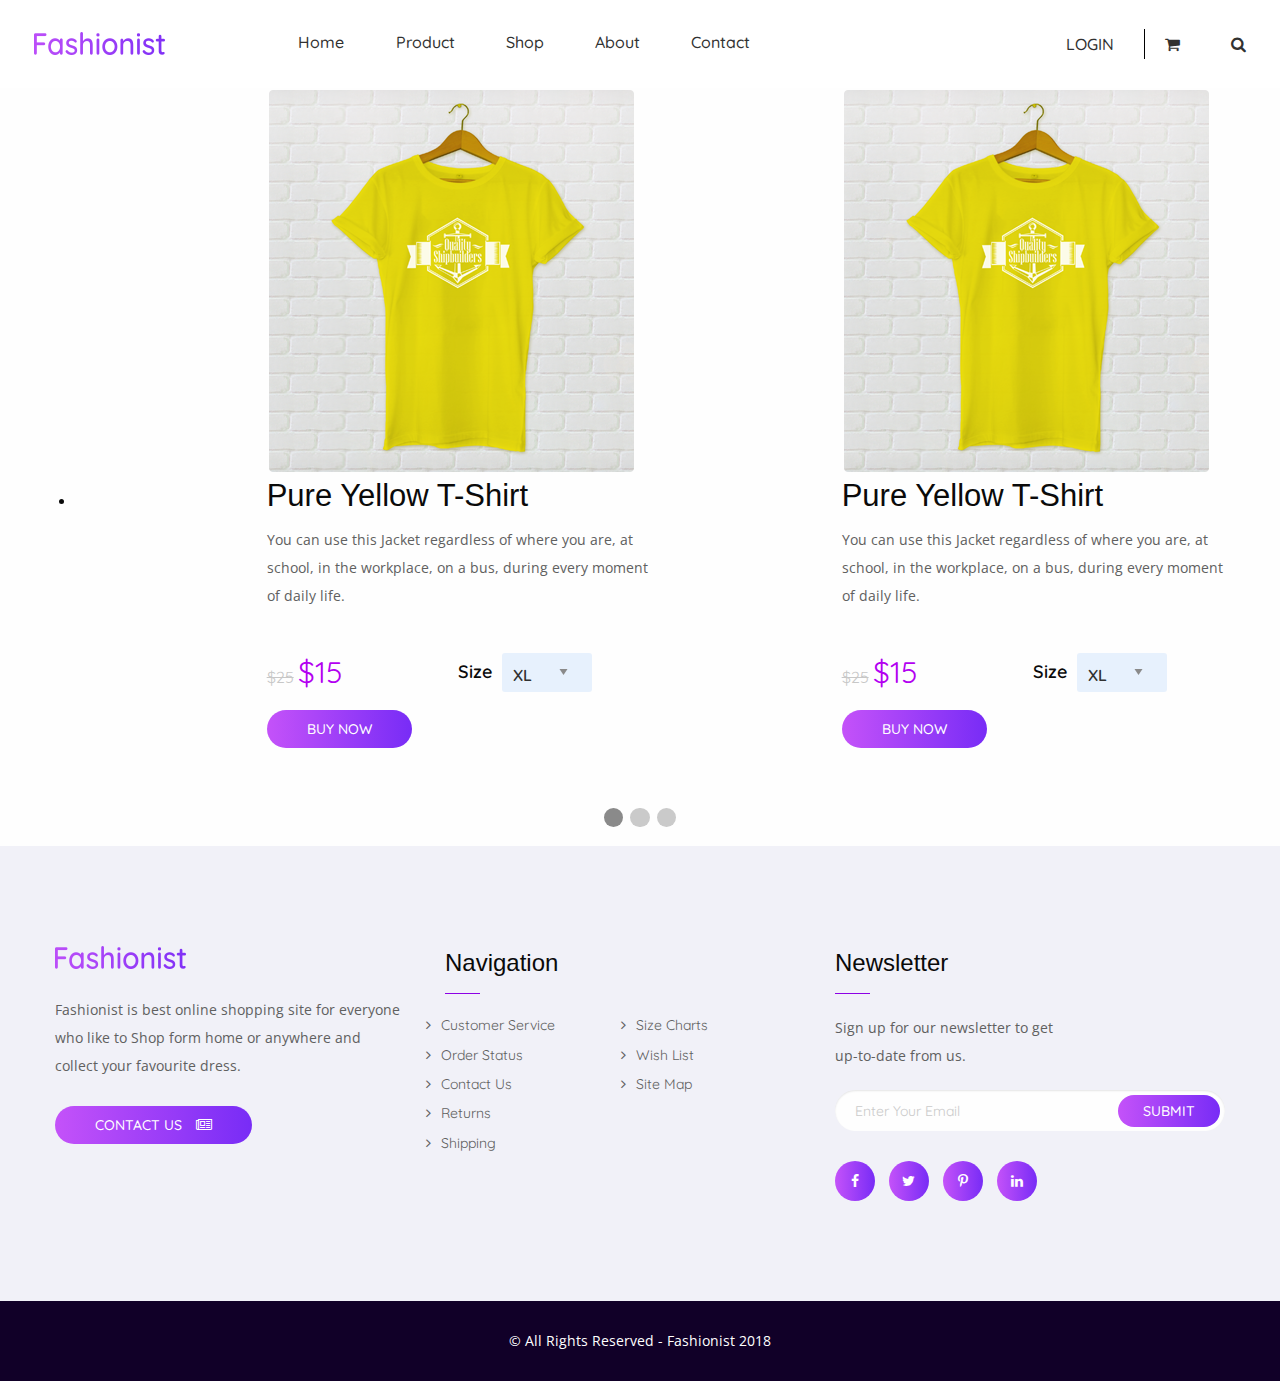
<file: test2.html>
<!DOCTYPE html>
<html lang="en">

<head>
    <meta charset="UTF-8">
    <meta http-equiv="X-UA-Compatible" content="IE=edge">
    <meta name="viewport" content="width=device-width, initial-scale=1">
    <title>Fashionist</title>
    <!--    Fondation-->
    <link rel="stylesheet" href="css/foundation.min.css">
    <link rel="stylesheet" href="css/font-awesome.min.css">
    <link rel="stylesheet" href="css/jquery-ui.min.css">
    <!-- google font -->
    <link href="https://fonts.googleapis.com/css?family=Open+Sans:300,400,600,700,700i,800" rel="stylesheet">
    <link href="https://fonts.googleapis.com/css?family=Quicksand:300,400,500,700" rel="stylesheet">
    <link href="https://fonts.googleapis.com/css?family=Raleway:300,400,600,600i,700,700i,800" rel="stylesheet">
    <!-- Main Style -->
    <link rel="stylesheet" type="text/css" href="css/style.css" media="all">
    <link rel="stylesheet" type="text/css" href="css/responsive.css" media="all">
</head>

<body>
    <!-- start header section -->
    <div class="header-area">
        <div class="grid-x">
            <div class="cell">
                <div class="title-bar" data-responsive-toggle="example-animated-menu" data-hide-for="medium">
                    <button class="menu-icon" type="button" data-toggle></button>
                    <div class="title-bar-title">Fashionist</div>
                </div>
                <div class="top-bar" id="example-animated-menu" data-animate="hinge-in-from-top spin-out">
                    <div class="top-bar-left">
                        <ul class="dropdown menu" data-dropdown-menu>
                            <a class="navbar-brand" href="index.html">
                                <img src="images/logo.png" alt="logo">
                            </a>
                            <li><a href="index.html">Home</a></li>
                            <li><a href="product-list.html">Product</a></li>
                            <li><a href="single-product.html">Shop</a></li>
                            <li><a href="about.html">About</a></li>
                            <li><a href="contact.html">Contact</a></li>
                        </ul>
                    </div>
                    <div class="top-bar-right">
                        <ul class="dropdown menu" data-dropdown-menu>
                            <li class="login"><a href="login.html">LOGIN</a></li>
                            <li class="shop-cart"><a href="#"><i class="fa fa-shopping-cart"></i></a></li>
                            <li class="search-btn"><a href="#"><i class="fa fa-search"></i></a></li>
                        </ul>
                    </div>
                </div>
            </div>
        </div>
    </div>
    <!-- end header section -->
    
	


    <!--====Latest Product Section====-->
    <div class="latest-product">
        <div class="grid-container">
            <div class="grid-x">
                <!--
                <div class="cell medium-12 small-12">
                    <h3 class="main-title text-center">Latest Product!</h3>
                </div>
-->

                <div class="cell medium-12 small-12">
                    <div class="orbi" role="region" aria-label="Favorite Space Pictures" data-orbit>
                        <div class="orbit-wrapper">
                            <div class="orbit-control">
                                <button class="orbit-previous"><span class="show-for-sr">Previous Slide</span>&#9664;&#xFE0E;</button>
                                <button class="orbit-next"><span class="show-for-sr">Next Slide</span>&#9654;&#xFE0E;</button>
                            </div>
                            <ul class="orbit-containe">
                                <li class="is-active orbit-slide">
                                    <div class="grid-x">
									
										<div class="cell medium-4 medium-offset-2 small-6 ">
											<div class="product-details-wrap">
												<div class="thumb">
													<img src="images/product/08.png" class="img-responsive" alt="img">
												</div>
												<div class="product-details">
													<h3 class="title">Pure Yellow T-Shirt</h3>
													<p class="content">You can use this Jacket regardless of where you are, at school, in the workplace, on a bus, during every moment of daily life.</p>
												</div>
												<div class="product-price-details">
													<div class="price">
														<span><del>$25</del></span>
														<span class="main-price">$15</span>
													</div>
													<div class="product-size">
														<span class="size">Size</span>
														<select class="btn selectpicker">
															<option>XL</option>
															<option>S</option>
															<option>L</option>
															<option>XL</option>
															<option>XLL</option>
														</select>
													</div>
												</div>
												<a class="btn btn-blue" href="#">Buy Now</a>
											</div>
										</div>
										
										<div class="cell medium-4 medium-offset-2 small-6">
											<div class="product-details-wrap">
												<div class="thumb">
													<img src="images/product/08.png" class="img-responsive" alt="img">
												</div>
												<div class="product-details">
													<h3 class="title">Pure Yellow T-Shirt</h3>
													<p class="content">You can use this Jacket regardless of where you are, at school, in the workplace, on a bus, during every moment of daily life.</p>
												</div>
												<div class="product-price-details">
													<div class="price">
														<span><del>$25</del></span>
														<span class="main-price">$15</span>
													</div>
													<div class="product-size">
														<span class="size">Size</span>
														<select class="btn selectpicker">
															<option>XL</option>
															<option>S</option>
															<option>L</option>
															<option>XL</option>
															<option>XLL</option>
														</select>
													</div>
												</div>
												<a class="btn btn-blue" href="#">Buy Now</a>
											</div>
										</div>
										
									</div>
                                </li>
                                
                                
<!--====Started 2nd===-->
                                <li class="orbit-slide">
                                    <div class="grid-x">
										
										<div class="cell medium-4 medium-offset-2 small-6">
											<div class="product-details-wrap">
												<div class="thumb">
													<img src="images/product/03.png" class="img-responsive" alt="img">
												</div>
												<div class="product-details">
													<h3 class="title">Pure Yellow T-Shirt</h3>
													<p class="content">You can use this Jacket regardless of where you are, at school, in the workplace, on a bus, during every moment of daily life.</p>
												</div>
												<div class="product-price-details">
													<div class="price">
														<span><del>$25</del></span>
														<span class="main-price">$15</span>
													</div>
													<div class="product-size">
														<span class="size">Size</span>
														<select class="btn selectpicker">
															<option>XL</option>
															<option>S</option>
															<option>L</option>
															<option>XL</option>
															<option>XLL</option>
														</select>
													</div>
												</div>
												<a class="btn btn-blue" href="#">Buy Now</a>
											</div>
										</div>
										
										<div class="cell medium-4 medium-offset-2 small-6">
											<div class="product-details-wrap">
												<div class="thumb">
													<img src="images/product/04.png" class="img-responsive" alt="img">
												</div>
												<div class="product-details">
													<h3 class="title">Pure Yellow T-Shirt</h3>
													<p class="content">You can use this Jacket regardless of where you are, at school, in the workplace, on a bus, during every moment of daily life.</p>
												</div>
												<div class="product-price-details">
													<div class="price">
														<span><del>$25</del></span>
														<span class="main-price">$15</span>
													</div>
													<div class="product-size">
														<span class="size">Size</span>
														<select class="btn selectpicker">
															<option>XL</option>
															<option>S</option>
															<option>L</option>
															<option>XL</option>
															<option>XLL</option>
														</select>
													</div>
												</div>
												<a class="btn btn-blue" href="#">Buy Now</a>
											</div>
										</div>
										
									</div>
									
                                </li>
								<!--==end 2nd list==-->
								
								
								<!--==start 3rd list==-->
                                <li class="orbit-slide">
									 <div class="grid-x">
										
										<div class="cell medium-4 medium-offset-2 small-6">
											<div class="product-details-wrap">
												<div class="thumb">
													<img src="images/product/07.png" class="img-responsive" alt="img">
												</div>
												<div class="product-details">
													<h3 class="title">Pure Yellow T-Shirt</h3>
													<p class="content">You can use this Jacket regardless of where you are, at school, in the workplace, on a bus, during every moment of daily life.</p>
												</div>
												<div class="product-price-details">
													<div class="price">
														<span><del>$25</del></span>
														<span class="main-price">$15</span>
													</div>
													<div class="product-size">
														<span class="size">Size</span>
														<select class="btn selectpicker">
															<option>XL</option>
															<option>S</option>
															<option>L</option>
															<option>XL</option>
															<option>XLL</option>
														</select>
													</div>
												</div>
												<a class="btn btn-blue" href="#">Buy Now</a>
											</div>
										</div>
										
										<div class="cell medium-4 medium-offset-2 small-6">
											<div class="product-details-wrap">
												<div class="thumb">
													<img src="images/product/08.png" class="img-responsive" alt="img">
												</div>
												<div class="product-details">
													<h3 class="title">Pure Yellow T-Shirt</h3>
													<p class="content">You can use this Jacket regardless of where you are, at school, in the workplace, on a bus, during every moment of daily life.</p>
												</div>
												<div class="product-price-details">
													<div class="price">
														<span><del>$25</del></span>
														<span class="main-price">$15</span>
													</div>
													<div class="product-size">
														<span class="size">Size</span>
														<select class="btn selectpicker">
															<option>XL</option>
															<option>S</option>
															<option>L</option>
															<option>XL</option>
															<option>XLL</option>
														</select>
													</div>
												</div>
												<a class="btn btn-blue" href="#">Buy Now</a>
											</div>
										</div>
										
									</div>
									
                                </li>
                               

                            </ul>
                        </div>
                        <nav class="orbit-bullets">
                            <button class="is-active" data-slide="0"><span class="show-for-sr">First slide details.</span><span class="show-for-sr">Current Slide</span></button>
                            <button data-slide="1"><span class="show-for-sr">Second slide details.</span></button>
                            <button data-slide="2"><span class="show-for-sr">Third slide details.</span></button>
                        </nav>
                    </div>

                </div>
            </div>
        </div>
    </div>
	
	
	
	
    <!-- start footer section -->
    <div class="footer-section">
        <div class="grid-container">
            <div class="grid-x margin-left">
                <div class="cell medium-4">
                    <div class="widget widget_about">
                        <a href="index.html"><img src="images/logo.png" alt="image"></a>
                        <p class="entry-content">Fashionist is best online shopping site for everyone who like to Shop form home or anywhere and collect your favourite dress.</p>
                        <a class="btn btn-blue" href="contact.html">Contact Us <i class="fa fa-newspaper-o"></i></a>
                    </div>
                </div>
                <div class="cell medium-4">
                    <div class="widget widget_navigation">
                        <div class="navigation-details">
                            <h2 class="title">Navigation</h2>
                            <div class="grid-x margin-left2">
                                <div class="cell medium-6">
                                    <ul class="services">
                                        <li><a href="#"><i class="fa fa-angle-right"></i>Customer Service </a></li>
                                        <li><a href="#"><i class="fa fa-angle-right"></i>Order Status</a></li>
                                        <li><a href="#"><i class="fa fa-angle-right"></i>Contact Us</a></li>
                                        <li><a href="#"><i class="fa fa-angle-right"></i>Returns</a></li>
                                        <li><a href="#"><i class="fa fa-angle-right"></i>Shipping</a></li>
                                    </ul>
                                </div>
                                <div class="cell medium-6">
                                    <div class="grid-">
                                        <ul class="services">
                                            <li><a href="#"><i class="fa fa-angle-right"></i>Size Charts</a></li>
                                            <li><a href="#"><i class="fa fa-angle-right"></i>Wish List</a></li>
                                            <li><a href="#"><i class="fa fa-angle-right"></i>Site Map</a></li>
                                        </ul>
                                    </div>
                                </div>
                            </div>
                        </div>
                    </div>
                </div>
                <div class="cell medium-4">
                    <div class="widget widget_news">
                        <div class="widget-title">
                            <h2 class="title">Newsletter</h2>
                            <p class="sub-title">Sign up for our newsletter to get <br>
                                up-to-date from us.
                            </p>
                        </div>
                        <div class="footer-search">
                            <input placeholder="Enter Your Email" type="text">
                            <a class="btn btn-blue" href="#">Submit</a>
                        </div>
                        <div class="social-area">
                            <a href="#"><i class="fa fa-facebook"></i></a>
                            <a href="#"><i class="fa fa-twitter"></i></a>
                            <a href="#"><i class="fa fa-pinterest-p"></i></a>
                            <a href="#"><i class="fa fa-linkedin"></i></a>
                        </div>
                    </div>
                </div>
            </div>
        </div>
    </div>
    <!-- end footer section -->
    <!-- start sub-footer section -->
    <div class="footer-bottom text-center">
        <p>© All Rights Reserved - Fashionist 2018</p>
    </div>
    <!-- end sub-footer section -->
    <!--All JS Plugin-->
    <script type="text/javascript" src="js/jquery-1.12.4.min.js"></script>
    <script type="text/javascript" src="js/what-input.js"></script>
    <script type="text/javascript" src="js/foundation.min.js"></script>
    <!--    <script type="text/javascript" src="js/bootstrap.min.js"></script>-->
    <script type="text/javascript" src="js/jquery-ui.min.js"></script>
    <script type="text/javascript" src="js/app.js"></script>
    <!-- Custom JS -->
    <script type="text/javascript" src="js/custom.js"></script>
</body>

</html>
</file>
<file: css/style.css>
body {
    font-family: 'Quicksand', Raleway, 'opensans';
    font-size: 14px;
}

h1,
h2,
h3,
h4,
h5,
h6 {
    font-family: 'Quicksand', Raleway, ;
    margin-top: 0;
}

p {
    font-family: 'Open Sans', sans-serif;
    line-height: 28px;
}

.btn {
    border: 0;
    border-radius: 35px;
    padding: 10px 40px;
    text-transform: uppercase;
    -webkit-transition: all .3s ease;
    -moz-transition: all .3s ease;
    transition: all .3s ease;
    font-weight: 500;
}

.btn:hover,
.btn:active,
.btn:focus {
    outline: 0;
    border: 0;
    box-shadow: none !important;
}

.btn-blue:active,
.btn-blue {
    background-image: -moz-linear-gradient(0deg, rgb(196, 82, 249) 0%, rgb(120, 44, 246) 100%);
    background-image: -webkit-linear-gradient(0deg, rgb(196, 82, 249) 0%, rgb(120, 44, 246) 100%);
    background-image: -ms-linear-gradient(0deg, rgb(196, 82, 249) 0%, rgb(120, 44, 246) 100%);
    color: #fff;
}

.btn-blue:active,
.btn-blue:focus,
.btn-blue:hover {
    color: #e1e3e4;
}

.pd-top-95 {
    padding-top: 95px;
}

.margin-top-bottom {
    padding-top: 25px;
    padding-bottom: 25px;
}

/******* 01 Start header section *hasanmia.com* *******/

.top-bar,
.top-bar ul {
    background-color: #ffffff !important;
}

.dropdown.menu a {
    outline: 0;
    font-size: 16px;
    color: #313131;
    font-weight: 500;
    padding: 1.6rem !important;
}

.navbar-brand {
    margin-right: 8%;
    margin-top: -2px;
}

li.login:after {
    content: "";
    width: 1px;
    height: 30px;
    color: black;
    background: black;
    position: absolute;
    right: 55%;
    top: 50%;
    margin-top: -15px;
}

.signing-section .sign-up .form input {
    border: 0;
    border-radius: 20px;
    background-color: rgb(255, 255, 255);
    box-shadow: 1.5px 2.598px 15px 0px rgb(196, 82, 249, .2);
    outline: none;
    height: 40px;
    padding: 0 24px;
    margin-bottom: 22px;
}

.header-area .top-bar li a:active,
.header-area .top-bar li a:focus,
.header-area .top-bar li a:hover {
    color: #8332f6;
}


/*===mobile menu===hasanmia.com=*/
@media screen and (max-width: 40em) and (max-width: 63.9375em) {}

@media all and (min-width: 936px) and (max-width: 1038px) {
    .dropdown.menu a {
        padding: 10px !important;
    }

    li.login:after {
        right: 51% !important;
    }
}

@media all and (max-width: 640px) and (max-width: 750px) {
    .dropdown.menu a {
        padding: 10px !important;
    }
}


@media all and (max-width: 935px) {
    .dropdown.menu a {
        padding: 6px !important;
        font-size: 13px;
    }

    li.login:after {
        right: 45% !important;
        height: 20px;
        top: 72%
    }
}

@media screen and (max-width: 40em) {
    li.login:after {
        width: 0px !important;
    }
}

@media screen and (max-width: 39.5em) {
    .menu {
        display: inline-grid;
    }
}


/*********** 02 Start banner section *****hasanmia.com******/

.banner-section {
    background: url(../images/background/01.png);
    background-size: cover;
    background-repeat: no-repeat;
    padding: 77px 0 82px 0;
}

.banner-section .banner-details {
    padding-top: 117px;
}

.banner-section .banner-details .title {
    margin-bottom: 40px;
    font-size: 48px;
}

.banner-section .banner-details .content {
    margin-bottom: 30px;
    font-size: 16px;
}

.banner-section .thumb img {
    width: auto;
}

.top-sel-details .thumb {
    position: relative;
    overflow: hidden;
}

.top-sel-details .offer {
    background: #632cf6;
    width: 200px;
    position: absolute;
    transform: rotate(312deg);
    z-index: 1;
    left: -48px;
    top: 37px;
    text-align: center;
    height: 40px;
    padding-top: 7px;
    font-size: 18px;
    font-weight: 500;
    color: #fff;
}


/******* 03 Start top sell section  *******/

.top-sell-section .main-title {
    margin-bottom: 50px;
    font-size: 36px;
}

.top-sell-section .title {
    font-size: 24px;
    color: #222222;
    font-family: 'Raleway', sans-serif;
    padding-bottom: 50px;
}

.top-sell-section .thumb img {
    margin-bottom: 29px;
}


/******** 04 Start account-section ********/

.signing-section {
    padding-top: 80px;
    padding-bottom: 86px;
}

.signing-section .title {
    margin-bottom: 45px;
    color: #222222;
    font-size: 36px;
}

.signing-section .section-title {
    text-align: center;
    margin-bottom: 35px;
    color: #222222;
}

.signing-section .sign-up .form-group .left {
    margin-right: 30px;
}

.signing-section .sign-up .form-group input {
    width: 46%;
    border: 0;
    border-radius: 20px;
    background-color: rgb(255, 255, 255);
    box-shadow: 1.5px 2.598px 15px 0px rgb(196, 82, 249, .2);
    outline: none;
    height: 40px;
    padding: 0 24px;
    margin-bottom: 22px;
}

.signing-section .sign-up .btn {
    margin-top: 15px;
}

.signing-section .sign-in .btn:focus,
.signing-section .sign-up .btn:focus {
    outline: 0;
}

.signing-section .sign-in input {
    width: 100%;
    height: 40px;
    padding: 0 23px;
    border: 0;
    border-radius: 20px;
    background-color: rgb(255, 255, 255);
    box-shadow: 1.5px 2.598px 15px 0px rgb(196, 82, 249, .2);
    margin-bottom: 22px;
    outline: none;
}


/******* 05 Start banner section-2 *******/

.banner-section-2 {
    margin-bottom: 100px;
}

.banner-section-2 .banner-details {
    padding-top: 16px;
}


/********* 06 Start Lastest product Slider**hasanmia.com*******/
@media screen and (max-width: 40em) and (max-width: 63.9375em) {}

.thumb img {
    padding: 2px;
}

/*
@media all and (min-width: 1035px) {}

@media all and (min-width: 41em) {
    .product-details-wrap .product-size .btn {
        padding-left: 0px !important;
    }
    .product-details-wrap .title {
    font-size: 20px;
    font-weight: bold;
}
    
   .product-details-wrap .product-price-details .price .main-price {
    font-size: 25px!important;
    color: #b300f1;
}
    .product-details-wrap .product-price-details .price span del{
        margin-left: 8px!important;
    }
    
 .product-details-wrap .product-price-details .product-size {
    width: 35%;
    display: inline-flex;
    padding: 7px 0!important;
}

 @media screen and (min-width: 39em) and (max-width: 40em) {
.btn {
    border: 0;
    border-radius: 3px;
    padding: -1px -15px;
    text-transform: uppercase;
    -webkit-transition: all .3s ease;
    -moz-transition: all .3s ease;
    transition: all .3s ease;
    font-weight: 500;
}
*/

}

/********* 07 Start product list-section  *********/

.product-list-section {
    margin-bottom: 50px;
}

.product-details-wrap {
    margin-bottom: 50px;
}

.product-list-section .thumb {
    border-radius: 4px;
    background-color: rgb(255, 255, 255);
    box-shadow: 0px 0px 20px 0px rgb(196, 82, 249, .2);
    margin-bottom: 27px;
}

.product-list-section .title {
    margin-bottom: 19px;
    color: #1b1919;
}

.product-details-wrap .title {}

.product-details-wrap .content {
    margin-bottom: 13px;
    color: #606060;
}

.product-details-wrap .btn-blue {
    margin-top: 27px;
}

.product-details-wrap .product-size .btn {
    border: 0;
    border-radius: 3px;
    padding: 0px -10px;
    text-transform: uppercase;
    color: #313131;
    font-weight: 600;
    margin-top: -5px;
    padding-left: 11px;
    padding-right: -1px;
}

select {
    background-color: #E7F1FD;
    border: 0px solid #cacaca !important;
}

select:hover,
select:active,
select:focus-within {
    background-color: #E7F1FD;
}

.product-details-wrap .product-size .btn:active,
.product-details-wrap .product-size .btn:hover {
    outline: 0;
}

.product-details-wrap .product-price-details .price {
    float: left;
    width: 50%;
}

.product-details-wrap .product-price-details .product-size {
    width: 35%;
    display: inline-flex;
    padding: 10px 0;
    /*
    float: right;
	
*/
}

.product-details-wrap .product-price-details .price span del {
    font-size: 16px;
    color: #c7c7c7;
}

.product-details-wrap .product-price-details .price .main-price {
    font-size: 30px;
    color: #b300f1;
}

.product-details-wrap .product-size .size {
    margin-right: 10px;
    font-size: 18px;
    font-weight: 600;
}

.product-details-wrap .dropdown .caret {
    margin-left: 10px;
}


/*** end product list section ***/


/*******08 Start single product list section***hasanmia.com***/
.product-title h2,
.product-title h1,
.product-title h3 {
    color: #ffff
}

.breadcumb {
    color: #fff;
}

.product-details {
    padding-bottom: 25px;
}

.product-details .entry-thumb img {
    width: 100%;
    vertical-align: middle;
}

.product-details-single {
    text-align: left;
    padding-left: 30px;
}

.product-details-single .entry-title {
    font-size: 24px;
    margin-bottom: 18px;
}

.product-details-single .rating {
    color: #ffae00;
    font-size: 18px;
    margin-bottom: 11px;
}

.product-details-single .price {
    font-size: 24px;
    font-weight: 600;
}

.product-details-single .color-choosing {
    margin: 24px 0 35px 0;
}

.product-details-single .color-choosing .entry-title {
    font-size: 24px;
    font-weight: 500;
    margin-bottom: 21px;
}

.product-details-single .color-choosing .black {
    background: #2a2a2b;
}

.product-details-single .color-choosing .color-box {
    height: 32px;
    width: 32px;
    border: 5px solid #f1f1f8;
    display: inline-block;
    border-radius: 50%;
    margin-right: 10px;
}

.product-details-single .color-choosing .green {
    background: #a5d647;
}

.product-details-single .color-choosing .color-box {
    height: 32px;
    width: 32px;
    border: 5px solid #f1f1f8;
    display: inline-block;
    border-radius: 50%;
    margin-right: 10px;
}

.product-details-single .color-choosing .white {
    background: #fff;
}

.product-details-single .color-choosing .color-box {
    height: 32px;
    width: 32px;
    border: 5px solid #f1f1f8;
    display: inline-block;
    border-radius: 50%;
    margin-right: 10px;
}

.product-details-single .color-choosing .red {
    background: #fa7476;
}

.product-details-single .color-choosing .color-box {
    height: 32px;
    width: 32px;
    border: 5px solid #f1f1f8;
    display: inline-block;
    border-radius: 50%;
    margin-right: 10px;
}

.product-details-single .input-field {
    width: 60px;
    padding: 12px;
    border: 2px solid #f1f1f8;
    margin-right: 10px;
}

.product-details-single .btn.btn-black {
    padding: 11.99px 65px;
    display: inline-table;
}

.btn-black {
    color: #fff;
    background: #242424;
    width: 168px;
    height: 41px;
    text-align: center;
    padding: 8px;
    font-size: 15px;
}

.product-buy {
    display: inline-flex;
}

/***********09 About us ****hasanmia.com********/
@media screen and (max-width: 40em) and (max-width: 63.9375em) {}

.img-responsive {
    display: block;
    max-width: 100%;
    height: auto;

}

.about-banner {
    background: url(../images/background/back2.jpg) no-repeat;
    background-size: cover;
    padding: 4%;
    margin-bottom: 25px;
    overflow: hidden;
}

.about-title {}

.about-title h2 {
    text-transform: uppercase;
    /*    border-bottom: 2px dotted #B74CF9;*/
    text-align: center;
    color: #ffffff;
}

.about-img {
    padding-bottom: 25px;
    padding-right: 10px;
    overflow: hidden;
}

.about-img img {
    border-radius: 5px;
    box-shadow: 2px 1px 2px 1px #C050F9;
    min-height: 350px;
    max-width: 100%;

}

.about-img:hover {
    opacity: .7;
    transition: 1s;
}

.about-content {
    position: relative;
    margin-left: 10px;
}

.about-content h1,
.about-content h2 {
    text-transform: uppercase;
    font-weight: 700;
    box-shadow: 1px 2px 1px 2px #A944F8;
    font-family: serif;
    color: #A944F8;
}

.about-content h2:hover {
    box-shadow: 1px 2px 1px 2px #8935F7;
    opacity: .5;
    transition: 1s;
}

.about-content p {
    font-size: 14px;
    letter-spacing: 1px;
    text-align: justify;
}

.about-content p::first-letter {
    font-size: 30px;
    color: #8935F7;
}

.faq {
    max-height: 50em;
    border: 2px solid dashed;
}

.faq h4 {
    font-weight: 700;
    font-family: inherit;
    padding-bottom: 10px;
}

.accordion-title {
    border: 1px solid #dedcdc;
    font-size: 19px;
    color: #000000;
    text-decoration: none;
    font-weight: 500;
    box-shadow: 1px 0px 1px 0px green;
}

.accordion-content {
    box-shadow: 1px 0px 1px 0px green;

}

.fa-fa-angle-down {
    font-size: 20px
}

.fa-angle-down:before {
    content: "\f107";
    margin-right: 5px;
}

.map {
    margin-left: 10px;
}

.google-maps {
    position: relative;
    padding-bottom: 75%; // This is the aspect ratio
    height: 0;
    overflow: hidden;
}

.google-maps iframe {
    position: absolute;
    top: 0;
    left: 0;
    width: 100% !important;
    height: 100% !important;
}

/***********10 Contact us**hasanmia.com********/
.contact-form {
    padding-bottom: 25px;
}

.contact-title {
    width: 95%;
    text-align: center;
    margin-left: 2%;
    color: #A944F8;
    margin-bottom: 50px;
    /*
    background: url(../images/background/back2.jpg) no-repeat;
    background-size: cover;
*/

}

.contact-title h1,
.contact-title h2 {
    text-transform: uppercase;
    margin: 20px;
    font-weight: 600;
    box-shadow: 1px 2px 1px 2px #A944F8
}

.message-box {
    width: 100%;
    height: 150px;
    padding: 6px 12px;
    font-size: 14px;
    line-height: 1.42857143;
    color: #555;
    background-color: #fff;
    background-image: none;
    border: 1px solid #ccc;
    border-radius: 4px;
}

textarea#message {
    font-size: 20px;
}

.btn-send {
    min-width: 34%;
    margin-left: 14px;
    text-align: center;
    height: 56px;
    font-size: 21px;
}

.adress p {
    text-align: justify;
    margin-left: 20px;
}

.adress ul li {
    list-style: none;
}

/************08 Start Login ************/
.forgot-pass {
    padding: 15px;
    font-size: 14px;
}

/************08 Start footer section ************/

.footer-section {
    background-color: #F1F1F8;
    padding: 100px 0;
}

.footer-section .widget_news .widget-title .title {
    position: relative;
    margin-bottom: 35px;
    font-size: 24px;
}

.footer-section .widget_news .widget-title .sub-title {
    margin-bottom: 20px;
    font-size: 14px;
    color: #606060;
}

.footer-section .widget_navigation .navigation-details .title {
    position: relative;
    margin-bottom: 35px;
    font-size: 24px;
}

.footer-section .widget_navigation .navigation-details .title:before {
    content: '';
    height: 1px;
    width: 35px;
    bottom: -15px;
    left: 0;
    background-color: #8d02e5;
    position: absolute;
}

.footer-section .widget_navigation .navigationt-details p {
    font-size: 12px;
    color: #c6c6ca;
    margin-left: -8px;
    margin-bottom: 15px;
}

.widget_navigation .services li {
    margin-bottom: 20px;
}

.footer-section .widget_navigation .navigation-details a {
    color: #8d02e5;
}

.footer-section .widget_navigation .navigation-details ul li {
    margin-left: -9px;
    font-size: 14px;
    margin-bottom: 7px;
    position: relative;
    list-style: none;
}

.footer-section .widget_navigation .navigation-details li a {
    color: #606060;
    text-decoration: none;
    margin-left: -30px;
    margin-bottom: 15px;
}

.footer-section .widget-title .title:after {
    content: '';
    height: 1px;
    width: 35px;
    bottom: -15px;
    left: 0;
    background-color: #8d02e5;
    position: absolute;
}

.footer-section .widget_news .footer-search input {
    height: 41px;
    width: 100%;
    margin-bottom: 10px;
    outline: none;
    border: 0;
    border-radius: 25px;
    padding: 0 77px 0 20px;
    font-size: 14px;
}

.footer-section .footer-search {
    position: relative;
    margin-bottom: 30px;
}

.footer-section .widget_news .footer-search .btn {
    color: #fff;
    position: absolute;
    padding: 5.5px 25px;
    top: 5px;
    right: 5px;
    border-radius: 20px;
    background-image: -moz-linear-gradient(0deg, rgb(196, 82, 249) 0%, rgb(120, 44, 246) 100%);
    background-image: -webkit-linear-gradient(0deg, rgb(196, 82, 249) 0%, rgb(120, 44, 246) 100%);
    background-image: -ms-linear-gradient(0deg, rgb(196, 82, 249) 0%, rgb(120, 44, 246) 100%);
}

.footer-section .widget_news {
    text-align: left;
}

.footer-section .widget_news .social-area i {
    height: 40px;
    width: 40px;
    border-radius: 50px;
    background-image: -moz-linear-gradient(0deg, rgb(196, 82, 249) 0%, rgb(120, 44, 246) 100%);
    background-image: -webkit-linear-gradient(0deg, rgb(196, 82, 249) 0%, rgb(120, 44, 246) 100%);
    background-image: -ms-linear-gradient(0deg, rgb(196, 82, 249) 0%, rgb(120, 44, 246) 100%);
    text-align: center;
    line-height: 40px;
    color: #fff;
    margin-right: 10px;
}

.footer-section .widget_about .fa-newspaper-o {
    margin-left: 10px;
}

.footer-section .widget_about img {
    margin-bottom: 27px;
}

.footer-section .widget_about .entry-content {
    margin-bottom: 35px;
    margin-right: 40px !important;
    font-size: 14px;
    color: #606060;
}

.footer-section .services .fa {
    margin-right: 10px;
}


/**** start footer section ****/


/*** start sub-footer section ***/

.footer-bottom {
    background-color: #110028;
    padding: 26px 0;
    color: #fff;
    height: 80px;
    width: 100%;
}


/*** end sub-footer section ***/


/**/
</file>
<file: css/responsive.css>
@media all and (max-width: 1024px) {
	.banner-section .banner-details {
		padding-top: 30px;
	}
}

@media all and (max-width: 991px) {
	.header-area .navbar-default .navbar-left {
		margin-left: 0;
	}
	.banner-section {
		text-align: center;
	}
	.banner-section .banner-details {
		padding-bottom: 60px;
	}
	.signing-section .sign-in {
		padding-top: 78px;
		text-align: center;
	}
	.widget_navigation,
	.widget_about {
		margin-bottom: 50px;
	}
}

@media all and (max-width: 767px) {
	.header-area .navbar-header,
	.header-area .navbar-default {
		height: 80px;
	}
	.header-area .navbar-default .navbar-brand {
		padding-top: 29px;
	}
	.header-area .navbar-default .navbar-toggle {
		margin-top: 22px;
	}
	.header-area .navbar-default .navbar-collapse {
		background: #fff;
		z-index: 9999;
		position: relative;
	}
	.header-area .navbar-default .navbar-left {
		margin-left: -15px;
	}
	.header-area .navbar-default .navbar-nav li a {
		line-height: 20px;
	}
	.header-area .navbar-default .navbar-right a {
		font-weight: 500;
	}
	.header-area .navbar-default .navbar-right .login:after {
		display: none;
	}
	.banner-section .banner-details {
		padding-top: 0;
	}
	.banner-section .banner-details .title {
		font-size: 32px;
		line-height: 42px;
		margin-bottom: 20px;
	}
	.banner-section .banner-details .content {
		font-size: 14px;
	}
	.banner-section .banner-details .content br {
		display: none;
	}
	.banner-section-2 .banner-details {
		padding-top: 0;
	}
	.banner-section .thumb img {
		width: 100%;
	}
	.top-sel-details {
		margin-bottom: 50px;
		text-align: center;
	}
	.top-sell-section .main-title {
		font-size: 30px;
	}
	.signing-section {
		padding-top: 40px;
	}
	.signing-section .sign-up .form-group .left {
		margin-right: 0;
	}
	.signing-section .sign-up .form-group input {
		width: 100%;
	}
	.signing-section .sign-in {
		text-align: center;
	}
	.signing-section .title {
		font-size: 30px;
	}
}

@media all and (max-width: 320px) {
	.banner-section .banner-details .title {
		font-size: 28px;
	}
	.top-sell-section .main-title {
		font-size: 24px;
	}
	.signing-section .title {
		font-size: 24px;
	}
	.signing-section .section-title {
		font-size: 18px;
	}
}

@media all and (max-width: 639px) {
	.margin-left {
		margin-left: 40px;
	}
	.margin-left2 {
		margin-left: 20px;
	}
}
</file>
<file: css/back2top.css>
/* <!--============Back To Top===========-->
		<a href="#" id="scroll" style="display: none;"><span></span></a>
*/

#scroll {
    position:fixed;
    right:10px;
    bottom:10px;
    cursor:pointer;
    width:50px;
    height:50px;
    background-color:#8130F7;
    text-indent:-9999px;
    display:none;
    -webkit-border-radius:60px;
    -moz-border-radius:60px;
    border-radius:60px
}
#scroll span {
    position:absolute;
    top:50%;
    left:50%;
    margin-left:-8px;
    margin-top:-12px;
    height:0 ;
    width:0;
    border:8px solid transparent;
    border-bottom-color:#ffffff;

}

#scroll:hover {
    background-color:#e74c3c;
    opacity:1;filter:"alpha(opacity=100)";
    -ms-filter:"alpha(opacity=100)";
}
</file>
